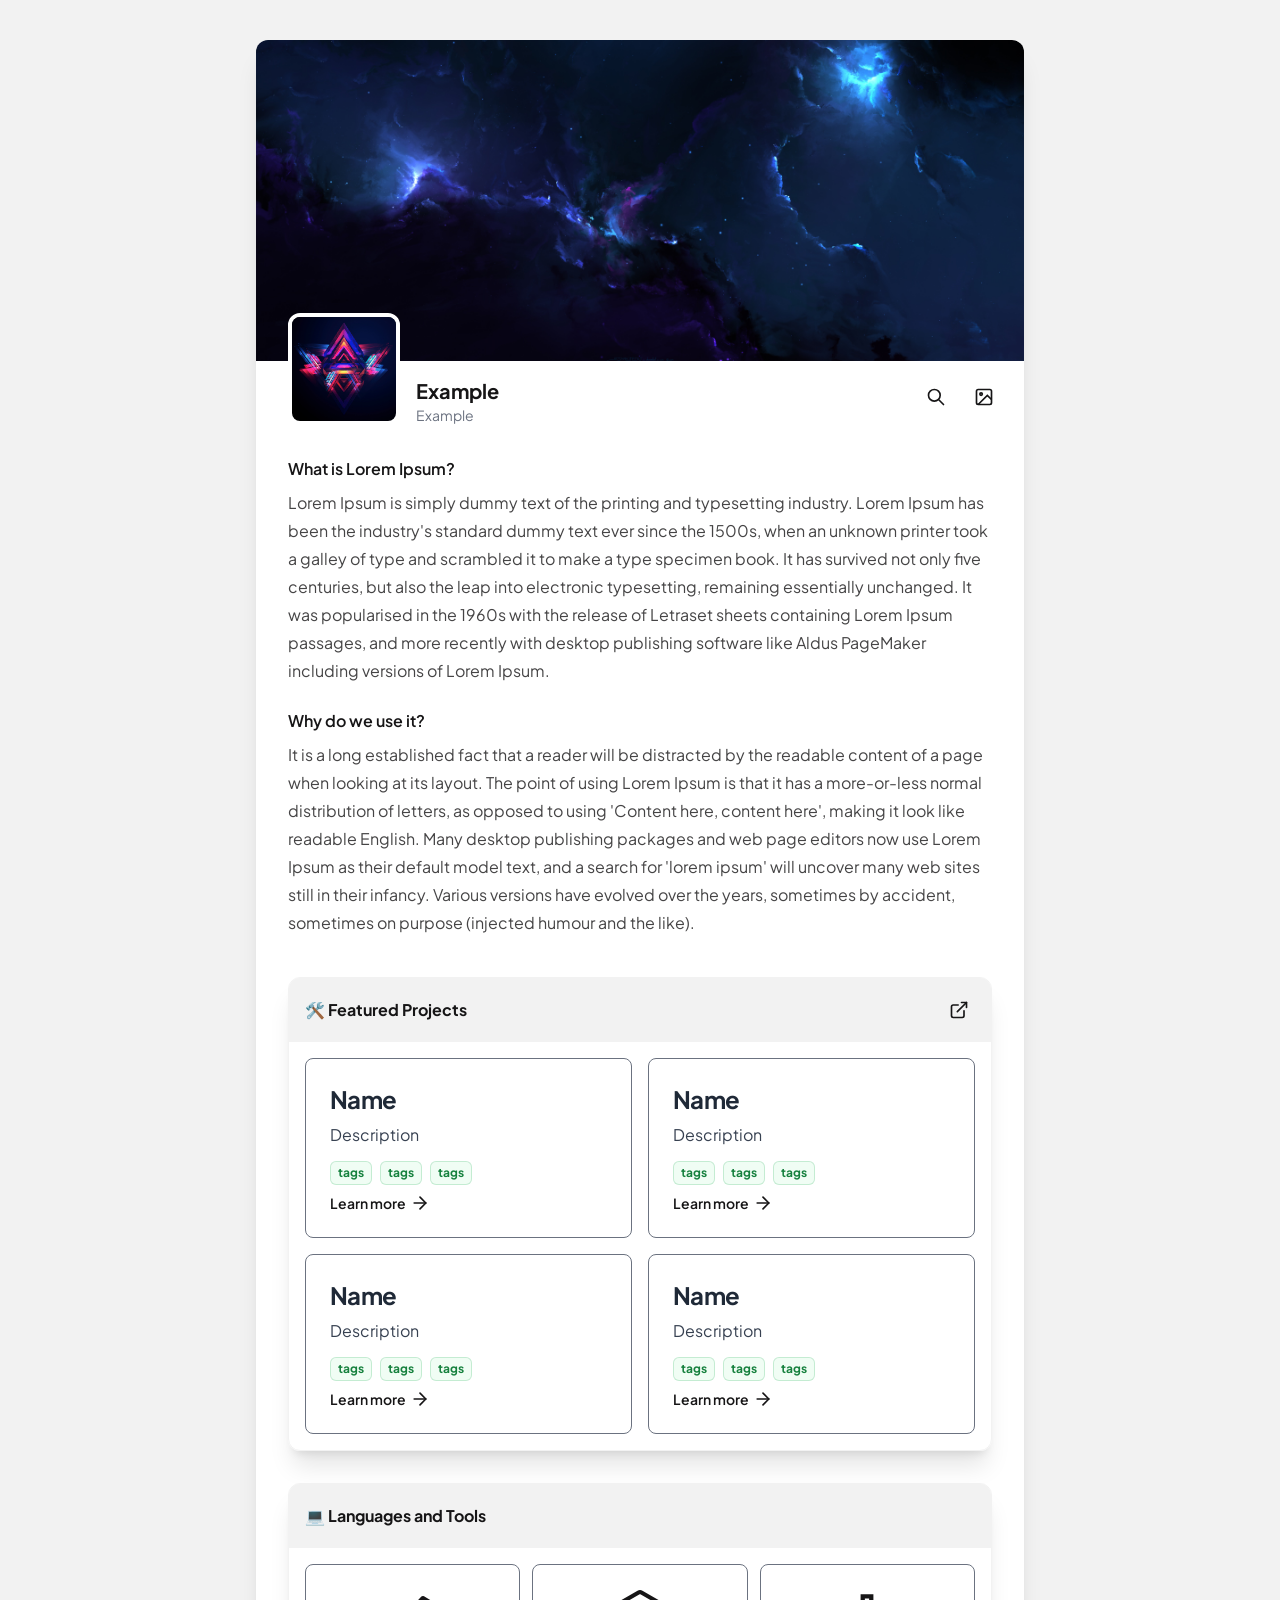
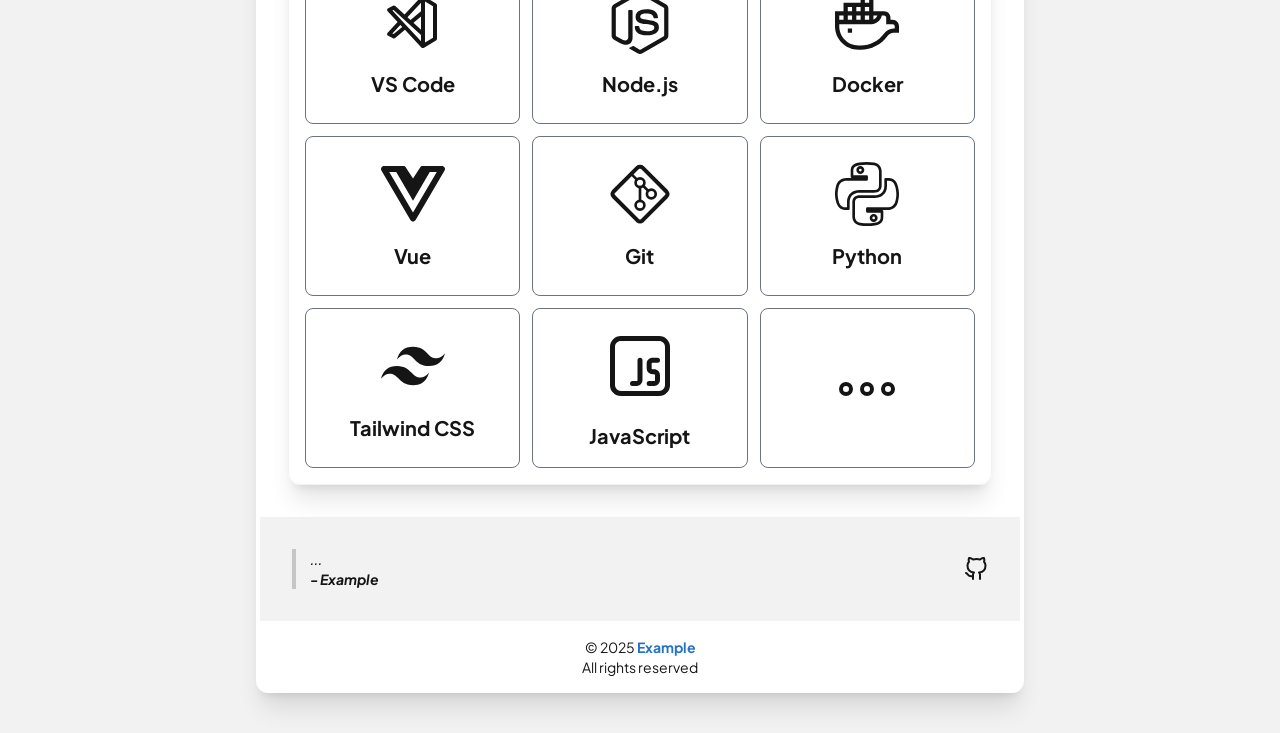
<file: index.html>
<!doctype html><html lang="ru"><head><meta charset="UTF-8"><title>Example</title><meta content="Example" name="author"><meta content="Examole" name="keyword"><meta content="same-origin" name="view-transition"><meta content="width=device-width,initial-scale=1" name="viewport"><meta content="#1f1f1f" name="theme-color" media="(prefers-color-scheme: dark)"><meta content="#ffffff" name="theme-color" media="(prefers-color-scheme: light)"><link href="/assets/css/main.css" rel="stylesheet"><link href="/assets/images/favicon.ico" rel="icon" type="image/x-icon"><meta content="Example" property="og:title"><meta content="lun4r0w1tch.github.io/assets/images/cover.jpg" property="og:image"><script src="/assets/js/lazysizes.min.js"></script><script type="application/ld+json">{"@context":"http://schema.org","@type":"WebSite","name":"Example","url":"lun4r0w1tch.github.io"}</script></head><body class="bg-base-200 font-jakarta"><div class="min-h-screen sm:hero"><div class="m-0 md:p-10 p-0 sm:container sm:mx-auto sm:p-4"><div class="the-card"><figure><img alt="cover" class="lazyload" data-src="/assets/images/cover.jpg" height="1200" src="[data-uri]" width="1920"></figure><div class="flex items-center justify-between pl-8 relative -mt-12 md:-mt-12 sm:-mt-14"><div class="avatar indicator md:pt-0 tn:pt-2"><div class="border rounded-xl border-4 border-base-100 sm:w-28 w-24"><img alt="avatar" class="lazyload" data-src="/assets/images/profile.jpg" height="2555" src="[data-uri]" width="3840"></div></div><div class="pr-4 pt-14 tn:hidden"><a href="#" class="btn btn-circle btn-ghost" aria-label="search" role="button"><svg class="h-5 w-5" fill="none" viewBox="0 0 24 24" xmlns="http://www.w3.org/2000/svg" stroke="currentColor"><path d="M21 21l-6-6m2-5a7 7 0 11-14 0 7 7 0 0114 0z" stroke-linecap="round" stroke-linejoin="round" stroke-width="2"></path></svg></a><div class="dropdown dropdown-end"><div class="btn btn-circle btn-ghost" aria-label="menu" role="button" tabindex="0"><svg class="h-5 w-5" fill="none" viewBox="0 0 24 24" xmlns="http://www.w3.org/2000/svg" stroke="currentColor"><line stroke-linecap="round" stroke-linejoin="round" stroke-width="2" x1="8" x2="21" y1="6" y2="6"></line><line stroke-linecap="round" stroke-linejoin="round" stroke-width="2" x1="8" x2="21" y1="12" y2="12"></line><line stroke-linecap="round" stroke-linejoin="round" stroke-width="2" x1="8" x2="21" y1="18" y2="18"></line><line stroke-linecap="round" stroke-linejoin="round" stroke-width="2" x1="3" x2="3.01" y1="6" y2="6"></line><line stroke-linecap="round" stroke-linejoin="round" stroke-width="2" x1="3" x2="3.01" y1="12" y2="12"></line><line stroke-linecap="round" stroke-linejoin="round" stroke-width="2" x1="3" x2="3.01" y1="18" y2="18"></line></svg></div><ul class="border border-base-200 shadow-xl bg-base-100 dropdown-content menu menu-md mt-3 p-2 rounded-box w-52 z-[1]" tabindex="0"><li><a href="#" aria-label="Instagram">Instagram</a></li></ul></div></div><div class="gap-0 hidden pr-4 pt-12 sm:hidden tn:flex"><a href="#" class="btn btn-circle btn-ghost" aria-label="search" role="button"><svg class="h-5 w-5" fill="none" viewBox="0 0 24 24" xmlns="http://www.w3.org/2000/svg" stroke="currentColor"><path d="M21 21l-6-6m2-5a7 7 0 11-14 0 7 7 0 0114 0z" stroke-linecap="round" stroke-linejoin="round" stroke-width="2"></path></svg> </a><a href="#" class="btn btn-circle btn-ghost" aria-label="Photos"><svg class="h-5 w-5" fill="none" viewBox="0 0 24 24" xmlns="http://www.w3.org/2000/svg" stroke="currentColor" stroke-width="2"><rect height="18" rx="2" ry="2" width="18" x="3" y="3"></rect><circle cx="8.5" cy="8.5" r="1.5"></circle><polyline points="21 15 16 10 5 21"></polyline></svg></a></div></div><div class="flex items-center justify-between pl-8 relative pt-4 sm:-mt-20 sm:ml-28 sm:pl-12 sm:pt-6"><div class="sm:pt-2"><div class="font-bold text-2xl sm:text-xl">Example</div><div class="text-sm text-gray-500">Example</div></div><div class="gap-0 hidden pr-4 sm:flex"><a href="#" class="btn btn-circle btn-ghost" aria-label="search" role="button"><svg class="h-5 w-5" fill="none" viewBox="0 0 24 24" xmlns="http://www.w3.org/2000/svg" stroke="currentColor"><path d="M21 21l-6-6m2-5a7 7 0 11-14 0 7 7 0 0114 0z" stroke-linecap="round" stroke-linejoin="round" stroke-width="2"></path></svg> </a><a href="#" class="btn btn-circle btn-ghost" aria-label="Photos"><svg class="h-5 w-5" fill="none" viewBox="0 0 24 24" xmlns="http://www.w3.org/2000/svg" stroke="currentColor" stroke-width="2"><rect height="18" rx="2" ry="2" width="18" x="3" y="3"></rect><circle cx="8.5" cy="8.5" r="1.5"></circle><polyline points="21 15 16 10 5 21"></polyline></svg></a></div></div><div class="flex-grow"><div class="card-body pt-4 tn:pt-8"><div class="w-full"><div class="max-w-none pb-8 prose"><h4>What is Lorem Ipsum?</h4><p>Lorem Ipsum is simply dummy text of the printing and typesetting industry. Lorem Ipsum has been the industry's standard dummy text ever since the 1500s, when an unknown printer took a galley of type and scrambled it to make a type specimen book. It has survived not only five centuries, but also the leap into electronic typesetting, remaining essentially unchanged. It was popularised in the 1960s with the release of Letraset sheets containing Lorem Ipsum passages, and more recently with desktop publishing software like Aldus PageMaker including versions of Lorem Ipsum.</p><h4>Why do we use it?</h4><p>It is a long established fact that a reader will be distracted by the readable content of a page when looking at its layout. The point of using Lorem Ipsum is that it has a more-or-less normal distribution of letters, as opposed to using 'Content here, content here', making it look like readable English. Many desktop publishing packages and web page editors now use Lorem Ipsum as their default model text, and a search for 'lorem ipsum' will uncover many web sites still in their infancy. Various versions have evolved over the years, sometimes by accident, sometimes on purpose (injected humour and the like).</p></div><div class="mb-8 mt-2"><div class="border border-base-200 shadow-xl card dark:bg-base-200 dark:border-none dark:shadow-none overflow-hidden rounded-xl"><div class="bg-base-200 dark:bg-base-300 navbar pl-4"><div class="navbar-start"><h2 class="font-bold text-md">🛠️ Featured Projects</h2></div><div class="navbar-end"><a href="#" class="btn btn-circle btn-ghost" aria-label="repositories" title="Repositories"><svg class="h-5 w-5" fill="none" viewBox="0 0 24 24" xmlns="http://www.w3.org/2000/svg" stroke="currentColor"><path d="M18 13v6a2 2 0 0 1-2 2H5a2 2 0 0 1-2-2V8a2 2 0 0 1 2-2h6" stroke-linecap="round" stroke-linejoin="round" stroke-width="2"></path><polyline points="15 3 21 3 21 9" stroke-linecap="round" stroke-linejoin="round" stroke-width="2"></polyline><line stroke-linecap="round" stroke-linejoin="round" stroke-width="2" x1="10" x2="21" y1="14" y2="3"></line></svg></a></div></div><div class="flex flex-col gap-4 gap-3 grid grid-cols-1 p-4 sm:grid-cols-2"><a href="#" class="repo-link group" target="_blank"><h5 class="font-bold text-2xl dark:text-gray-200 mb-2 text-gray-800 tracking-tight">Name</h5><p class="dark:text-gray-400 font-normal line-clamp-3 mb-3 text-gray-700">Description</p><ul class="flex flex-wrap gap-0 mt-auto"><li><span class="repo-badge">tags</span></li><li><span class="repo-badge">tags</span></li><li><span class="repo-badge">tags</span></li></ul><p class="items-center font-semibold gap-x-1 inline-flex mt-auto text-sm">Learn more <svg class="h-5 w-5 ease-in-out group-hover:translate-x-1 mr-1 transition" fill="none" viewBox="0 0 24 24" xmlns="http://www.w3.org/2000/svg" stroke="currentColor"><line stroke-linecap="round" stroke-linejoin="round" stroke-width="2" x1="5" x2="19" y1="12" y2="12"></line><polyline points="12 5 19 12 12 19" stroke-linecap="round" stroke-linejoin="round" stroke-width="2"></polyline></svg></p></a><a href="#" class="repo-link group" target="_blank"><h5 class="font-bold text-2xl dark:text-gray-200 mb-2 text-gray-800 tracking-tight">Name</h5><p class="dark:text-gray-400 font-normal line-clamp-3 mb-3 text-gray-700">Description</p><ul class="flex flex-wrap gap-0 mt-auto"><li><span class="repo-badge">tags</span></li><li><span class="repo-badge">tags</span></li><li><span class="repo-badge">tags</span></li></ul><p class="items-center font-semibold gap-x-1 inline-flex mt-auto text-sm">Learn more <svg class="h-5 w-5 ease-in-out group-hover:translate-x-1 mr-1 transition" fill="none" viewBox="0 0 24 24" xmlns="http://www.w3.org/2000/svg" stroke="currentColor"><line stroke-linecap="round" stroke-linejoin="round" stroke-width="2" x1="5" x2="19" y1="12" y2="12"></line><polyline points="12 5 19 12 12 19" stroke-linecap="round" stroke-linejoin="round" stroke-width="2"></polyline></svg></p></a><a href="#" class="repo-link group" target="_blank"><h5 class="font-bold text-2xl dark:text-gray-200 mb-2 text-gray-800 tracking-tight">Name</h5><p class="dark:text-gray-400 font-normal line-clamp-3 mb-3 text-gray-700">Description</p><ul class="flex flex-wrap gap-0 mt-auto"><li><span class="repo-badge">tags</span></li><li><span class="repo-badge">tags</span></li><li><span class="repo-badge">tags</span></li></ul><p class="items-center font-semibold gap-x-1 inline-flex mt-auto text-sm">Learn more <svg class="h-5 w-5 ease-in-out group-hover:translate-x-1 mr-1 transition" fill="none" viewBox="0 0 24 24" xmlns="http://www.w3.org/2000/svg" stroke="currentColor"><line stroke-linecap="round" stroke-linejoin="round" stroke-width="2" x1="5" x2="19" y1="12" y2="12"></line><polyline points="12 5 19 12 12 19" stroke-linecap="round" stroke-linejoin="round" stroke-width="2"></polyline></svg></p></a><a href="#" class="repo-link group" target="_blank"><h5 class="font-bold text-2xl dark:text-gray-200 mb-2 text-gray-800 tracking-tight">Name</h5><p class="dark:text-gray-400 font-normal line-clamp-3 mb-3 text-gray-700">Description</p><ul class="flex flex-wrap gap-0 mt-auto"><li><span class="repo-badge">tags</span></li><li><span class="repo-badge">tags</span></li><li><span class="repo-badge">tags</span></li></ul><p class="items-center font-semibold gap-x-1 inline-flex mt-auto text-sm">Learn more <svg class="h-5 w-5 ease-in-out group-hover:translate-x-1 mr-1 transition" fill="none" viewBox="0 0 24 24" xmlns="http://www.w3.org/2000/svg" stroke="currentColor"><line stroke-linecap="round" stroke-linejoin="round" stroke-width="2" x1="5" x2="19" y1="12" y2="12"></line><polyline points="12 5 19 12 12 19" stroke-linecap="round" stroke-linejoin="round" stroke-width="2"></polyline></svg></p></a></div></div></div><div class="border border-base-200 shadow-xl card dark:bg-base-200 dark:border-none dark:shadow-none overflow-hidden rounded-xl"><div class="bg-base-200 dark:bg-base-300 navbar pl-4"><div class="navbar-start"><h2 class="font-bold text-md">💻 Languages and Tools</h2></div></div><div class="flex flex-col gap-3 grid p-4 grid-cols-2 md:grid-cols-3"><div class="flex items-center justify-center flex-col gap-4 group h-40 tools-button w-full"><svg class="transition-all duration-200 ease-in h-16 w-16 group-hover:text-blue-400" fill="currentColor" viewBox="0 0 32 32" xmlns="http://www.w3.org/2000/svg"><path d="m27.515 6.743-6-3.6c-.027-.016-.057-.024-.086-.037-.397-.238-.91-.195-1.239.157l-8.419 9.021-4.64-4.254a1.003 1.003 0 0 0-1.123-.157L3.597 9.078a1.001 1.001 0 0 0-.284 1.576L8.302 16l-4.989 5.346a.999.999 0 0 0 .284 1.576l2.411 1.206a.997.997 0 0 0 1.088-.127l4.879-4.066 8.215 8.802a.998.998 0 0 0 .731.318.994.994 0 0 0 .52-.167c.024-.012.05-.017.073-.031l6-3.6A1 1 0 0 0 28 24.4V7.6a1 1 0 0 0-.485-.857zM6.317 22.046l-.629-.314 3.981-4.266.938 1.005-4.29 3.575zM20 25.602 5.688 10.268l.599-.299L20 22.54v3.062zm0-5.776-3.759-3.446L20 13.248v6.578zm0-9.182-5.247 4.372-1.507-1.382L20 6.398v4.246zm6 13.189-4 2.4V5.766l4 2.4v15.667z" stroke-linecap="round" stroke-linejoin="round" stroke-width="2"></path></svg><h3 class="font-bold text-center text-xl">VS Code</h3></div><div class="flex items-center justify-center flex-col gap-4 group h-40 tools-button w-full"><svg class="transition-all duration-200 ease-in h-16 w-16 group-hover:text-green-400" fill="currentColor" viewBox="0 0 24 24" xmlns="http://www.w3.org/2000/svg"><path d="M11.998,24c-0.321,0-0.641-0.084-0.922-0.247l-2.936-1.737c-0.438-0.245-0.224-0.332-0.08-0.383 c0.585-0.203,0.703-0.25,1.328-0.604c0.065-0.037,0.151-0.023,0.218,0.017l2.256,1.339c0.082,0.045,0.197,0.045,0.272,0l8.795-5.076 c0.082-0.047,0.134-0.141,0.134-0.238V6.921c0-0.099-0.053-0.192-0.137-0.242l-8.791-5.072c-0.081-0.047-0.189-0.047-0.271,0 L3.075,6.68C2.99,6.729,2.936,6.825,2.936,6.921v10.15c0,0.097,0.054,0.189,0.139,0.235l2.409,1.392 c1.307,0.654,2.108-0.116,2.108-0.89V7.787c0-0.142,0.114-0.253,0.256-0.253h1.115c0.139,0,0.255,0.112,0.255,0.253v10.021 c0,1.745-0.95,2.745-2.604,2.745c-0.508,0-0.909,0-2.026-0.551L2.28,18.675c-0.57-0.329-0.922-0.945-0.922-1.604V6.921 c0-0.659,0.353-1.275,0.922-1.603l8.795-5.082c0.557-0.315,1.296-0.315,1.848,0l8.794,5.082c0.57,0.329,0.924,0.944,0.924,1.603 v10.15c0,0.659-0.354,1.273-0.924,1.604l-8.794,5.078C12.643,23.916,12.324,24,11.998,24z M19.099,13.993 c0-1.9-1.284-2.406-3.987-2.763c-2.731-0.361-3.009-0.548-3.009-1.187c0-0.528,0.235-1.233,2.258-1.233 c1.807,0,2.473,0.389,2.747,1.607c0.024,0.115,0.129,0.199,0.247,0.199h1.141c0.071,0,0.138-0.031,0.186-0.081 c0.048-0.054,0.074-0.123,0.067-0.196c-0.177-2.098-1.571-3.076-4.388-3.076c-2.508,0-4.004,1.058-4.004,2.833 c0,1.925,1.488,2.457,3.895,2.695c2.88,0.282,3.103,0.703,3.103,1.269c0,0.983-0.789,1.402-2.642,1.402 c-2.327,0-2.839-0.584-3.011-1.742c-0.02-0.124-0.126-0.215-0.253-0.215h-1.137c-0.141,0-0.254,0.112-0.254,0.253 c0,1.482,0.806,3.248,4.655,3.248C17.501,17.007,19.099,15.91,19.099,13.993z" stroke-linecap="round" stroke-linejoin="round" stroke-width="2"></path></svg><h3 class="font-bold text-center text-xl">Node.js</h3></div><div class="flex items-center justify-center flex-col gap-4 group h-40 tools-button w-full"><svg class="transition-all duration-200 ease-in h-16 w-16 group-hover:text-blue-400" fill="currentColor" viewBox="0 0 15 15" xmlns="http://www.w3.org/2000/svg"><path d="M0.5 5.5V5H0V5.5H0.5ZM2.5 3.5V3H2V3.5H2.5ZM6.5 1.5V1H6V1.5H6.5ZM8.5 1.5H9V1H8.5V1.5ZM12.5 7.5H12V8H12.5V7.5ZM1 7.5V5.5H0V7.5H1ZM3 7.5V3.5H2V7.5H3ZM2.5 4H8.5V3H2.5V4ZM8 3.5V7.5H9V3.5H8ZM5 7.5V3.5H4V7.5H5ZM7 7.5V1.5H6V7.5H7ZM6.5 2H8.5V1H6.5V2ZM8 1.5V3.5H9V1.5H8ZM13.7361 10H15V9H13.7361V10ZM10 5V5.5H11V5H10ZM12 6.5V7.5H13V6.5H12ZM12.5 8H13.5V7H12.5V8ZM14 8.5V9.5H15V8.5H14ZM13.5 8C13.7761 8 14 8.22386 14 8.5H15C15 7.67157 14.3284 7 13.5 7V8ZM11.5 6C11.7761 6 12 6.22386 12 6.5H13C13 5.67157 12.3284 5 11.5 5V6ZM3 10H4V9H3V10ZM8.5 7H0.5V8H8.5V7ZM0 7.5V8.5H1V7.5H0ZM5.5 14H6.02786V13H5.5V14ZM6.02786 14C8.51265 14 10.8164 12.8096 12.2585 10.8496L11.4531 10.257C10.1974 11.9636 8.19126 13 6.02786 13V14ZM0 8.5C0 11.5376 2.46243 14 5.5 14V13C3.01472 13 1 10.9853 1 8.5H0ZM0.5 6H11.5V5H0.5V6ZM10 5.5C10 6.32843 9.32843 7 8.5 7V8C9.88071 8 11 6.88071 11 5.5H10ZM13.7361 9C12.7762 9 11.9673 9.55817 11.4531 10.257L12.2585 10.8496C12.6423 10.3281 13.1808 10 13.7361 10V9Z" stroke-linecap="round" stroke-linejoin="round" stroke-width="2"></path></svg><h3 class="font-bold text-center text-xl">Docker</h3></div><div class="flex items-center justify-center flex-col gap-4 group h-40 tools-button w-full"><svg class="transition-all duration-200 ease-in h-16 w-16 group-hover:text-green-400" fill="currentColor" viewBox="0 0 16 16" xmlns="http://www.w3.org/2000/svg"><path d="M11.7527 1.00003H10.4167C10.1615 1.00003 9.92378 1.1298 9.78578 1.34446L8 4.12235L6.21422 1.34446C6.07622 1.1298 5.83853 1.00003 5.58333 1.00003H0.75C0.481089 1.00003 0.232759 1.144 0.0991399 1.37737C-0.0344791 1.61073 -0.0329346 1.89777 0.103188 2.12968L7.35319 14.4815C7.48785 14.711 7.73397 14.8519 8 14.8519C8.26603 14.8519 8.51215 14.711 8.64681 14.4815L15.8968 2.12968C16.0329 1.89777 16.0345 1.61073 15.9009 1.37737C15.7672 1.144 15.5189 1.00003 15.25 1.00003H11.7668C11.7621 0.999989 11.7574 0.999989 11.7527 1.00003ZM3.80997 2.50003L8.00001 9.68295L12.19 2.50003H13.9401L8 12.6203L2.05987 2.50003H3.80997Z" stroke-linecap="round" stroke-linejoin="round" stroke-width="2"></path></svg><h3 class="font-bold text-center text-xl">Vue</h3></div><div class="flex items-center justify-center flex-col gap-4 group h-40 tools-button w-full"><svg class="transition-all duration-200 ease-in h-16 w-16 group-hover:text-orange-600" fill="none" viewBox="0 0 48 48" xmlns="http://www.w3.org/2000/svg" stroke="currentColor"><path d="M4.21,22.12a2.87,2.87,0,0,0,0,3.77L22.12,43.8a2.87,2.87,0,0,0,3.77,0l17.9-17.91a2.85,2.85,0,0,0,0-3.77L25.89,4.21A2.68,2.68,0,0,0,24,3.51h0a2.66,2.66,0,0,0-1.88.71Z" stroke-linecap="round" stroke-linejoin="round" stroke-width="3"></path><line stroke-linecap="round" stroke-linejoin="round" stroke-width="2" x1="26.33" x2="30.15" y1="17.85" y2="21.67"></line><line stroke-linecap="round" stroke-linejoin="round" stroke-width="2" x1="17.4" x2="21.67" y1="8.92" y2="13.19"></line><circle cx="24" cy="32.41" r="3.3" stroke-linecap="round" stroke-linejoin="round" stroke-width="2"></circle><circle cx="24" cy="15.52" r="3.3" stroke-linecap="round" stroke-linejoin="round" stroke-width="2"></circle><circle cx="32.48" cy="24" r="3.3" stroke-linecap="round" stroke-linejoin="round" stroke-width="2"></circle><line stroke-linecap="round" stroke-linejoin="round" stroke-width="2" x1="24" x2="24" y1="29.11" y2="18.82"></line></svg><h3 class="font-bold text-center text-xl">Git</h3></div><div class="flex items-center justify-center flex-col gap-4 group h-40 tools-button w-full"><svg class="transition-all duration-200 ease-in h-16 w-16 group-hover:text-yellow-400" fill="currentColor" viewBox="0 0 24 24" xmlns="http://www.w3.org/2000/svg"><path d="M5 18H3.8C2.096 18 .888 16.879.398 14.844c-.534-2.229-.534-3.586 0-5.81C.853 7.135 2.317 6 4.314 6h2.059a.5.5 0 0 1-.5-.5V3.579c0-1.766.516-2.88 3.155-3.346 1.742-.309 3.802-.312 5.65-.006C16.393.517 17.5 1.83 17.5 3.575v5.231c0 1.737-1.031 2.693-2.904 2.693H9.114c-1.667 0-3.614.918-3.614 3.504V17.5a.5.5 0 0 1-.5.5zM4.314 7c-1.525 0-2.598.826-2.943 2.268-.498 2.069-.498 3.268 0 5.343C1.633 15.7 2.268 17 3.8 17h.7v-1.996c0-3.111 2.317-4.504 4.614-4.504h5.482c1.334 0 1.904-.507 1.904-1.693V3.575c0-1.25-.761-2.155-1.987-2.361-1.74-.286-3.676-.287-5.312.005-2.099.37-2.328 1.035-2.328 2.36V5h4.989a.5.5 0 0 1 .5.5v1a.5.5 0 0 1-.5.5H4.314z" stroke-linecap="round" stroke-linejoin="round" stroke-width="2"></path><path d="M9.5 4.525c-.827 0-1.5-.677-1.5-1.51.008-.837.681-1.515 1.5-1.515.827 0 1.5.68 1.5 1.515 0 .833-.673 1.51-1.5 1.51zm0-2.025a.509.509 0 0 0-.5.52c0 .276.224.506.5.506s.5-.23.5-.511a.514.514 0 0 0-.5-.515zM12.168 24a17.48 17.48 0 0 1-2.846-.228C7.607 23.483 6.5 22.17 6.5 20.425v-5.231c0-1.737 1.031-2.693 2.904-2.693h5.482c1.667 0 3.614-.918 3.614-3.504V6.5A.5.5 0 0 1 19 6h1.2c1.704 0 2.912 1.121 3.402 3.156.534 2.229.534 3.586 0 5.81C23.147 16.865 21.683 18 19.686 18h-7.048 4.989a.5.5 0 0 1 .5.5v1.921c0 1.766-.516 2.88-3.155 3.346-.877.155-1.834.233-2.804.233zM9.404 13.5c-1.334 0-1.904.507-1.904 1.693v5.231c0 1.25.761 2.155 1.987 2.361 1.74.287 3.676.286 5.312-.005 2.099-.37 2.328-1.035 2.328-2.36V19h-4.989a.5.5 0 0 1-.5-.5v-1a.5.5 0 0 1 .5-.5h7.548c1.525 0 2.598-.826 2.943-2.268.498-2.069.498-3.268 0-5.343C22.367 8.3 21.732 7 20.2 7h-.7v1.996c0 3.111-2.317 4.504-4.614 4.504H9.404z" stroke-linecap="round" stroke-linejoin="round" stroke-width="2"></path><path d="M14.5 22.5c-.827 0-1.5-.68-1.5-1.515 0-.833.673-1.511 1.5-1.511s1.5.678 1.5 1.511c-.008.837-.681 1.515-1.5 1.515zm0-2.025c-.276 0-.5.229-.5.511 0 .279.229.515.5.515a.509.509 0 0 0 .5-.52.505.505 0 0 0-.5-.506z" stroke-linecap="round" stroke-linejoin="round" stroke-width="2"></path></svg><h3 class="font-bold text-center text-xl">Python</h3></div><div class="flex items-center justify-center flex-col gap-4 group h-40 tools-button w-full"><svg class="transition-all duration-200 ease-in h-16 w-16 group-hover:text-blue-400" fill="currentColor" viewBox="0 0 24 24" xmlns="http://www.w3.org/2000/svg"><path d="M12.001,4.8c-3.2,0-5.2,1.6-6,4.8c1.2-1.6,2.6-2.2,4.2-1.8c0.913,0.228,1.565,0.89,2.288,1.624 C13.666,10.618,15.027,12,18.001,12c3.2,0,5.2-1.6,6-4.8c-1.2,1.6-2.6,2.2-4.2,1.8c-0.913-0.228-1.565-0.89-2.288-1.624 C16.337,6.182,14.976,4.8,12.001,4.8z M6.001,12c-3.2,0-5.2,1.6-6,4.8c1.2-1.6,2.6-2.2,4.2-1.8c0.913,0.228,1.565,0.89,2.288,1.624 c1.177,1.194,2.538,2.576,5.512,2.576c3.2,0,5.2-1.6,6-4.8c-1.2,1.6-2.6,2.2-4.2,1.8c-0.913-0.228-1.565-0.89-2.288-1.624 C10.337,13.382,8.976,12,6.001,12z" stroke-linecap="round" stroke-linejoin="round" stroke-width="2"></path></svg><h3 class="font-bold text-center text-xl">Tailwind CSS</h3></div><div class="flex items-center justify-center flex-col gap-4 group h-40 tools-button w-full"><svg class="transition-all duration-200 ease-in group-hover:text-yellow-400 h-20 w-20" fill="currentColor" viewBox="0 0 24 24" xmlns="http://www.w3.org/2000/svg"><path d="M14 11.25c0-.966.784-1.75 1.75-1.75h1.5a.75.75 0 0 1 0 1.5h-1.5a.25.25 0 0 0-.25.25v1.5c0 .138.112.25.25.25h.5c.966 0 1.75.784 1.75 1.75v1.5A1.75 1.75 0 0 1 16.25 18h-1.5a.75.75 0 0 1 0-1.5h1.5a.25.25 0 0 0 .25-.25v-1.5a.25.25 0 0 0-.25-.25h-.5A1.75 1.75 0 0 1 14 12.75zm-1.25-1a.75.75 0 0 0-1.5 0v6a.25.25 0 0 1-.25.25H9.75a.75.75 0 0 0 0 1.5H11a1.75 1.75 0 0 0 1.75-1.75zM3 6.25v11.5A3.25 3.25 0 0 0 6.25 21h11.5A3.25 3.25 0 0 0 21 17.75V6.25A3.25 3.25 0 0 0 17.75 3H6.25A3.25 3.25 0 0 0 3 6.25M6.25 4.5h11.5c.966 0 1.75.784 1.75 1.75v11.5a1.75 1.75 0 0 1-1.75 1.75H6.25a1.75 1.75 0 0 1-1.75-1.75V6.25c0-.966.784-1.75 1.75-1.75" stroke-linecap="round" stroke-linejoin="round" stroke-width="2"></path></svg><h3 class="font-bold text-center text-xl">JavaScript</h3></div><div class="flex items-center justify-center flex-col gap-4 group h-40 tools-button w-full"><svg class="transition-all duration-200 ease-in h-16 w-16 group-hover:text-orange-600" fill="currentColor" viewBox="0 0 1024 1024" xmlns="http://www.w3.org/2000/svg"><path d="M176 416a112 112 0 1 0 0 224a112 112 0 0 0 0-224m0 64a48 48 0 1 1 0 96a48 48 0 0 1 0-96m336-64a112 112 0 1 1 0 224a112 112 0 0 1 0-224m0 64a48 48 0 1 0 0 96a48 48 0 0 0 0-96m336-64a112 112 0 1 1 0 224a112 112 0 0 1 0-224m0 64a48 48 0 1 0 0 96a48 48 0 0 0 0-96" stroke-linecap="round" stroke-linejoin="round" stroke-width="2"></path></svg></div></div></div></div></div></div><footer class="bg-base-200 border-base-100 border-x-4 footer p-8 text-base-content"><aside class="items-center grid-flow-col prose"><blockquote class="text-sm"><i>...</i><br><b>- Example</b></blockquote></aside><nav class="grid-flow-col gap-4 md:justify-self-end md:place-self-center"><a href="#" class="text-base-content hover:text-primary" aria-label="Github"><svg class="feather feather-github" fill="none" viewBox="0 0 24 24" xmlns="http://www.w3.org/2000/svg" stroke="currentColor" stroke-width="2" height="24" stroke-linecap="round" stroke-linejoin="round" width="24"><path d="M9 19c-5 1.5-5-2.5-7-3m14 6v-3.87a3.37 3.37 0 0 0-.94-2.61c3.14-.35 6.44-1.54 6.44-7A5.44 5.44 0 0 0 20 4.77 5.07 5.07 0 0 0 19.91 1S18.73.65 16 2.48a13.38 13.38 0 0 0-7 0C6.27.65 5.09 1 5.09 1A5.07 5.07 0 0 0 5 4.77a5.44 5.44 0 0 0-1.5 3.78c0 5.42 3.3 6.61 6.44 7A3.37 3.37 0 0 0 9 18.13V22"></path></svg></a></nav></footer><div class="text-center py-4"><p class="text-sm">© 2025 <a href="/" class="font-bold hover:underline text-primary">Example</a><br>All rights reserved</p><button class="flex items-center justify-center bg-primary bottom-7 duration-300 ease-in-out fixed h-10 hover:bg-primary opacity-0 right-6 rounded-md shadow-lg text-white transition-all translate-y-10 w-10 z-[999]" id="back-to-top-btn"><svg class="h-5 w-5" fill="none" viewBox="0 0 24 24" xmlns="http://www.w3.org/2000/svg" stroke="currentColor"><line stroke-linecap="round" stroke-linejoin="round" stroke-width="2" x1="12" x2="12" y1="19" y2="5"></line><polyline points="5 12 12 5 19 12" stroke-linecap="round" stroke-linejoin="round" stroke-width="2"></polyline></svg></button><script src="/assets/js/app.js" type="text/javascript"></script></div></div></div></div></body></html>
</file>
<file: assets/css/main.css>
@import url("https://fonts.googleapis.com/css2?family=Plus+Jakarta+Sans:ital,wght@0,200..800;1,200..800&display=swap");*,:after,:before{--tw-border-spacing-x:0;--tw-border-spacing-y:0;--tw-translate-x:0;--tw-translate-y:0;--tw-rotate:0;--tw-skew-x:0;--tw-skew-y:0;--tw-scale-x:1;--tw-scale-y:1;--tw-pan-x: ;--tw-pan-y: ;--tw-pinch-zoom: ;--tw-scroll-snap-strictness:proximity;--tw-gradient-from-position: ;--tw-gradient-via-position: ;--tw-gradient-to-position: ;--tw-ordinal: ;--tw-slashed-zero: ;--tw-numeric-figure: ;--tw-numeric-spacing: ;--tw-numeric-fraction: ;--tw-ring-inset: ;--tw-ring-offset-width:0px;--tw-ring-offset-color:#fff;--tw-ring-color:rgba(59,130,246,.5);--tw-ring-offset-shadow:0 0 #0000;--tw-ring-shadow:0 0 #0000;--tw-shadow:0 0 #0000;--tw-shadow-colored:0 0 #0000;--tw-blur: ;--tw-brightness: ;--tw-contrast: ;--tw-grayscale: ;--tw-hue-rotate: ;--tw-invert: ;--tw-saturate: ;--tw-sepia: ;--tw-drop-shadow: ;--tw-backdrop-blur: ;--tw-backdrop-brightness: ;--tw-backdrop-contrast: ;--tw-backdrop-grayscale: ;--tw-backdrop-hue-rotate: ;--tw-backdrop-invert: ;--tw-backdrop-opacity: ;--tw-backdrop-saturate: ;--tw-backdrop-sepia: ;--tw-contain-size: ;--tw-contain-layout: ;--tw-contain-paint: ;--tw-contain-style: }::backdrop{--tw-border-spacing-x:0;--tw-border-spacing-y:0;--tw-translate-x:0;--tw-translate-y:0;--tw-rotate:0;--tw-skew-x:0;--tw-skew-y:0;--tw-scale-x:1;--tw-scale-y:1;--tw-pan-x: ;--tw-pan-y: ;--tw-pinch-zoom: ;--tw-scroll-snap-strictness:proximity;--tw-gradient-from-position: ;--tw-gradient-via-position: ;--tw-gradient-to-position: ;--tw-ordinal: ;--tw-slashed-zero: ;--tw-numeric-figure: ;--tw-numeric-spacing: ;--tw-numeric-fraction: ;--tw-ring-inset: ;--tw-ring-offset-width:0px;--tw-ring-offset-color:#fff;--tw-ring-color:rgba(59,130,246,.5);--tw-ring-offset-shadow:0 0 #0000;--tw-ring-shadow:0 0 #0000;--tw-shadow:0 0 #0000;--tw-shadow-colored:0 0 #0000;--tw-blur: ;--tw-brightness: ;--tw-contrast: ;--tw-grayscale: ;--tw-hue-rotate: ;--tw-invert: ;--tw-saturate: ;--tw-sepia: ;--tw-drop-shadow: ;--tw-backdrop-blur: ;--tw-backdrop-brightness: ;--tw-backdrop-contrast: ;--tw-backdrop-grayscale: ;--tw-backdrop-hue-rotate: ;--tw-backdrop-invert: ;--tw-backdrop-opacity: ;--tw-backdrop-saturate: ;--tw-backdrop-sepia: ;--tw-contain-size: ;--tw-contain-layout: ;--tw-contain-paint: ;--tw-contain-style: }
/*! tailwindcss v3.4.17 | MIT License | https://tailwindcss.com*/*,:after,:before{box-sizing:border-box;border:0 solid #e5e7eb}:after,:before{--tw-content:""}:host,html{line-height:1.5;-webkit-text-size-adjust:100%;-moz-tab-size:4;-o-tab-size:4;tab-size:4;font-family:ui-sans-serif,system-ui,sans-serif,Apple Color Emoji,Segoe UI Emoji,Segoe UI Symbol,Noto Color Emoji;font-feature-settings:normal;font-variation-settings:normal;-webkit-tap-highlight-color:transparent}body{margin:0;line-height:inherit}hr{height:0;color:inherit;border-top-width:1px}abbr:where([title]){-webkit-text-decoration:underline dotted;text-decoration:underline dotted}h1,h2,h3,h4,h5,h6{font-size:inherit;font-weight:inherit}a{color:inherit;text-decoration:inherit}b,strong{font-weight:bolder}code,kbd,pre,samp{font-family:ui-monospace,SFMono-Regular,Menlo,Monaco,Consolas,Liberation Mono,Courier New,monospace;font-feature-settings:normal;font-variation-settings:normal;font-size:1em}small{font-size:80%}sub,sup{font-size:75%;line-height:0;position:relative;vertical-align:baseline}sub{bottom:-.25em}sup{top:-.5em}table{text-indent:0;border-color:inherit;border-collapse:collapse}button,input,optgroup,select,textarea{font-family:inherit;font-feature-settings:inherit;font-variation-settings:inherit;font-size:100%;font-weight:inherit;line-height:inherit;letter-spacing:inherit;color:inherit;margin:0;padding:0}button,select{text-transform:none}button,input:where([type=button]),input:where([type=reset]),input:where([type=submit]){-webkit-appearance:button;background-color:transparent;background-image:none}:-moz-focusring{outline:auto}:-moz-ui-invalid{box-shadow:none}progress{vertical-align:baseline}::-webkit-inner-spin-button,::-webkit-outer-spin-button{height:auto}[type=search]{-webkit-appearance:textfield;outline-offset:-2px}::-webkit-search-decoration{-webkit-appearance:none}::-webkit-file-upload-button{-webkit-appearance:button;font:inherit}summary{display:list-item}blockquote,dd,dl,figure,h1,h2,h3,h4,h5,h6,hr,p,pre{margin:0}fieldset{margin:0}fieldset,legend{padding:0}menu,ol,ul{list-style:none;margin:0;padding:0}dialog{padding:0}textarea{resize:vertical}input::-moz-placeholder,textarea::-moz-placeholder{opacity:1;color:#9ca3af}input::placeholder,textarea::placeholder{opacity:1;color:#9ca3af}[role=button],button{cursor:pointer}:disabled{cursor:default}audio,canvas,embed,iframe,img,object,svg,video{display:block;vertical-align:middle}img,video{max-width:100%;height:auto}[hidden]:where(:not([hidden=until-found])){display:none}:root,[data-theme]{background-color:var(--fallback-b1,oklch(var(--b1)/1));color:var(--fallback-bc,oklch(var(--bc)/1))}@supports not (color:oklch(0% 0 0)){:root{color-scheme:light;--fallback-p:#491eff;--fallback-pc:#d4dbff;--fallback-s:#ff41c7;--fallback-sc:#fff9fc;--fallback-a:#00cfbd;--fallback-ac:#00100d;--fallback-n:#2b3440;--fallback-nc:#d7dde4;--fallback-b1:#fff;--fallback-b2:#e5e6e6;--fallback-b3:#e5e6e6;--fallback-bc:#1f2937;--fallback-in:#00b3f0;--fallback-inc:#000;--fallback-su:#00ca92;--fallback-suc:#000;--fallback-wa:#ffc22d;--fallback-wac:#000;--fallback-er:#ff6f70;--fallback-erc:#000}@media (prefers-color-scheme:dark){:root{color-scheme:dark;--fallback-p:#7582ff;--fallback-pc:#050617;--fallback-s:#ff71cf;--fallback-sc:#190211;--fallback-a:#00c7b5;--fallback-ac:#000e0c;--fallback-n:#2a323c;--fallback-nc:#a6adbb;--fallback-b1:#1d232a;--fallback-b2:#191e24;--fallback-b3:#15191e;--fallback-bc:#a6adbb;--fallback-in:#00b3f0;--fallback-inc:#000;--fallback-su:#00ca92;--fallback-suc:#000;--fallback-wa:#ffc22d;--fallback-wac:#000;--fallback-er:#ff6f70;--fallback-erc:#000}}}html{-webkit-tap-highlight-color:transparent}*{scrollbar-color:color-mix(in oklch,currentColor 35%,transparent) transparent}:hover{scrollbar-color:color-mix(in oklch,currentColor 60%,transparent) transparent}:root{--a:64.9062% 0.201766 24.738771;--rounded-box:1rem;--rounded-btn:0.5rem;--rounded-badge:1.9rem;--animation-btn:0.25s;--animation-input:.2s;--btn-focus-scale:0.95;--border-btn:1px;--tab-border:1px;--tab-radius:0.5rem;--ac:100% 0 0;--b1:100% 0 0;--b2:96.1151% 0 0;--b3:92.1906% 0 0;--bc:19.7309% 0.002518 325.67195;--er:55.9199% 0.192749 26.075047;--erc:100% 0 0;--in:59.6511% 0.118796 250.153055;--inc:11.5266% 0.046722 259.882435;--n:100% 0 0;--nc:23.5031% 0 0;--p:55.1169% 0.152678 254.168775;--pc:100% 0 0;--s:64.1029% 0.15957 253.504921;--sc:100% 0 0;--su:70.1764% 0.160013 158.768682;--suc:17.7793% 0.03599 168.028333;--wa:80.2423% 0.154868 74.900512;--wac:14.0853% 0.028961 83.023115}@media (prefers-color-scheme:dark){:root{--a:64.9062% 0.201766 24.738771;--rounded-box:1rem;--rounded-btn:0.5rem;--rounded-badge:1.9rem;--animation-btn:0.25s;--animation-input:.2s;--btn-focus-scale:0.95;--border-btn:1px;--tab-border:1px;--tab-radius:0.5rem;--ac:0% 0 0;--b1:23.9292% 0 0;--b2:21.7787% 0 0;--b3:19.1251% 0 0;--bc:85.7605% 0 0;--er:55.9199% 0.192749 26.075047;--erc:0% 0 0;--in:59.6511% 0.118796 250.153055;--inc:100% 0 0;--n:21.7787% 0 0;--nc:84.436% 0.004108 106.48713;--p:55.1169% 0.152678 254.168775;--pc:14.1301% 0.030152 235.422815;--s:64.1029% 0.15957 253.504921;--sc:13.9491% 0.034414 244.020768;--su:70.1764% 0.160013 158.768682;--suc:14.3631% 0.042874 142.935241;--wa:80.2423% 0.154868 74.900512;--wac:0% 0 0}}[data-theme=light]{--a:64.9062% 0.201766 24.738771;--rounded-box:1rem;--rounded-btn:0.5rem;--rounded-badge:1.9rem;--animation-btn:0.25s;--animation-input:.2s;--btn-focus-scale:0.95;--border-btn:1px;--tab-border:1px;--tab-radius:0.5rem;--ac:100% 0 0;--b1:100% 0 0;--b2:96.1151% 0 0;--b3:92.1906% 0 0;--bc:19.7309% 0.002518 325.67195;--er:55.9199% 0.192749 26.075047;--erc:100% 0 0;--in:59.6511% 0.118796 250.153055;--inc:11.5266% 0.046722 259.882435;--n:100% 0 0;--nc:23.5031% 0 0;--p:55.1169% 0.152678 254.168775;--pc:100% 0 0;--s:64.1029% 0.15957 253.504921;--sc:100% 0 0;--su:70.1764% 0.160013 158.768682;--suc:17.7793% 0.03599 168.028333;--wa:80.2423% 0.154868 74.900512;--wac:14.0853% 0.028961 83.023115}[data-theme=dark]{--a:64.9062% 0.201766 24.738771;--rounded-box:1rem;--rounded-btn:0.5rem;--rounded-badge:1.9rem;--animation-btn:0.25s;--animation-input:.2s;--btn-focus-scale:0.95;--border-btn:1px;--tab-border:1px;--tab-radius:0.5rem;--ac:0% 0 0;--b1:23.9292% 0 0;--b2:21.7787% 0 0;--b3:19.1251% 0 0;--bc:85.7605% 0 0;--er:55.9199% 0.192749 26.075047;--erc:0% 0 0;--in:59.6511% 0.118796 250.153055;--inc:100% 0 0;--n:21.7787% 0 0;--nc:84.436% 0.004108 106.48713;--p:55.1169% 0.152678 254.168775;--pc:14.1301% 0.030152 235.422815;--s:64.1029% 0.15957 253.504921;--sc:13.9491% 0.034414 244.020768;--su:70.1764% 0.160013 158.768682;--suc:14.3631% 0.042874 142.935241;--wa:80.2423% 0.154868 74.900512;--wac:0% 0 0}.avatar{position:relative;display:inline-flex}.avatar>div{display:block;aspect-ratio:1/1;overflow:hidden}.avatar img{height:100%;width:100%;-o-object-fit:cover;object-fit:cover}.avatar.placeholder>div{display:flex;align-items:center;justify-content:center}@media (hover:hover){.menu li>:not(ul,.menu-title,details,.btn).active,.menu li>:not(ul,.menu-title,details,.btn):active,.menu li>details>summary:active{--tw-bg-opacity:1;background-color:var(--fallback-n,oklch(var(--n)/var(--tw-bg-opacity)));--tw-text-opacity:1;color:var(--fallback-nc,oklch(var(--nc)/var(--tw-text-opacity)))}}.btn{display:inline-flex;height:3rem;min-height:3rem;flex-shrink:0;cursor:pointer;-webkit-user-select:none;-moz-user-select:none;user-select:none;flex-wrap:wrap;align-items:center;justify-content:center;border-radius:var(--rounded-btn,.5rem);border-color:transparent;border-color:oklch(var(--btn-color,var(--b2))/var(--tw-border-opacity));padding-left:1rem;padding-right:1rem;text-align:center;font-size:.875rem;line-height:1em;gap:.5rem;font-weight:600;text-decoration-line:none;transition-duration:.2s;transition-timing-function:cubic-bezier(0,0,.2,1);border-width:var(--border-btn,1px);transition-property:color,background-color,border-color,opacity,box-shadow,transform;--tw-text-opacity:1;color:var(--fallback-bc,oklch(var(--bc)/var(--tw-text-opacity)));--tw-shadow:0 1px 2px 0 rgba(0,0,0,.05);--tw-shadow-colored:0 1px 2px 0 var(--tw-shadow-color);box-shadow:var(--tw-ring-offset-shadow,0 0 #0000),var(--tw-ring-shadow,0 0 #0000),var(--tw-shadow);outline-color:var(--fallback-bc,oklch(var(--bc)/1));background-color:oklch(var(--btn-color,var(--b2))/var(--tw-bg-opacity));--tw-bg-opacity:1;--tw-border-opacity:1}.btn-disabled,.btn:disabled,.btn[disabled]{pointer-events:none}.btn-circle{height:3rem;width:3rem;border-radius:9999px;padding:0}:where(.btn:is(input[type=checkbox])),:where(.btn:is(input[type=radio])){width:auto;-webkit-appearance:none;-moz-appearance:none;appearance:none}.btn:is(input[type=checkbox]):after,.btn:is(input[type=radio]):after{--tw-content:attr(aria-label);content:var(--tw-content)}.card{position:relative;display:flex;flex-direction:column;border-radius:var(--rounded-box,1rem)}.card:focus{outline:2px solid transparent;outline-offset:2px}.card-body{display:flex;flex:1 1 auto;flex-direction:column;padding:var(--padding-card,2rem);gap:.5rem}.card-body :where(p){flex-grow:1}.card figure{display:flex;align-items:center;justify-content:center}.card.image-full{display:grid}.card.image-full:before{position:relative;content:"";z-index:10;border-radius:var(--rounded-box,1rem);--tw-bg-opacity:1;background-color:var(--fallback-n,oklch(var(--n)/var(--tw-bg-opacity)));opacity:.75}.card.image-full:before,.card.image-full>*{grid-column-start:1;grid-row-start:1}.card.image-full>figure img{height:100%;-o-object-fit:cover;object-fit:cover}.card.image-full>.card-body{position:relative;z-index:20;--tw-text-opacity:1;color:var(--fallback-nc,oklch(var(--nc)/var(--tw-text-opacity)))}.dropdown{position:relative;display:inline-block}.dropdown>:not(summary):focus{outline:2px solid transparent;outline-offset:2px}.dropdown .dropdown-content{position:absolute}.dropdown:is(:not(details)) .dropdown-content{visibility:hidden;opacity:0;transform-origin:top;--tw-scale-x:.95;--tw-scale-y:.95;transform:translate(var(--tw-translate-x),var(--tw-translate-y)) rotate(var(--tw-rotate)) skewX(var(--tw-skew-x)) skewY(var(--tw-skew-y)) scaleX(var(--tw-scale-x)) scaleY(var(--tw-scale-y));transition-property:color,background-color,border-color,text-decoration-color,fill,stroke,opacity,box-shadow,transform,filter,-webkit-backdrop-filter;transition-property:color,background-color,border-color,text-decoration-color,fill,stroke,opacity,box-shadow,transform,filter,backdrop-filter;transition-property:color,background-color,border-color,text-decoration-color,fill,stroke,opacity,box-shadow,transform,filter,backdrop-filter,-webkit-backdrop-filter;transition-timing-function:cubic-bezier(.4,0,.2,1);transition-timing-function:cubic-bezier(0,0,.2,1);transition-duration:.2s}.dropdown-end .dropdown-content{inset-inline-end:0}.dropdown-left .dropdown-content{bottom:auto;inset-inline-end:100%;top:0;transform-origin:right}.dropdown-right .dropdown-content{bottom:auto;inset-inline-start:100%;top:0;transform-origin:left}.dropdown-bottom .dropdown-content{bottom:auto;top:100%;transform-origin:top}.dropdown-top .dropdown-content{bottom:100%;top:auto;transform-origin:bottom}.dropdown-end.dropdown-left .dropdown-content,.dropdown-end.dropdown-right .dropdown-content{bottom:0;top:auto}.dropdown.dropdown-open .dropdown-content,.dropdown:focus-within .dropdown-content,.dropdown:not(.dropdown-hover):focus .dropdown-content{visibility:visible;opacity:1}@media (hover:hover){.dropdown.dropdown-hover:hover .dropdown-content{visibility:visible;opacity:1}.btn:hover{--tw-border-opacity:1;border-color:var(--fallback-b3,oklch(var(--b3)/var(--tw-border-opacity)));--tw-bg-opacity:1;background-color:var(--fallback-b3,oklch(var(--b3)/var(--tw-bg-opacity)))}@supports (color:color-mix(in oklab,black,black)){.btn:hover{background-color:color-mix(in oklab,oklch(var(--btn-color,var(--b2))/var(--tw-bg-opacity,1)) 90%,#000);border-color:color-mix(in oklab,oklch(var(--btn-color,var(--b2))/var(--tw-border-opacity,1)) 90%,#000)}}@supports not (color:oklch(0% 0 0)){.btn:hover{background-color:var(--btn-color,var(--fallback-b2));border-color:var(--btn-color,var(--fallback-b2))}}.btn.glass:hover{--glass-opacity:25%;--glass-border-opacity:15%}.btn-ghost:hover{border-color:transparent}@supports (color:oklch(0% 0 0)){.btn-ghost:hover{background-color:var(--fallback-bc,oklch(var(--bc)/.2))}}.btn-disabled:hover,.btn:disabled:hover,.btn[disabled]:hover{--tw-border-opacity:0;background-color:var(--fallback-n,oklch(var(--n)/var(--tw-bg-opacity)));--tw-bg-opacity:0.2;color:var(--fallback-bc,oklch(var(--bc)/var(--tw-text-opacity)));--tw-text-opacity:0.2}@supports (color:color-mix(in oklab,black,black)){.btn:is(input[type=checkbox]:checked):hover,.btn:is(input[type=radio]:checked):hover{background-color:color-mix(in oklab,var(--fallback-p,oklch(var(--p)/1)) 90%,#000);border-color:color-mix(in oklab,var(--fallback-p,oklch(var(--p)/1)) 90%,#000)}}.dropdown.dropdown-hover:hover .dropdown-content{--tw-scale-x:1;--tw-scale-y:1;transform:translate(var(--tw-translate-x),var(--tw-translate-y)) rotate(var(--tw-rotate)) skewX(var(--tw-skew-x)) skewY(var(--tw-skew-y)) scaleX(var(--tw-scale-x)) scaleY(var(--tw-scale-y))}:where(.menu li:not(.menu-title,.disabled)>:not(ul,details,.menu-title)):not(.active,.btn):hover,:where(.menu li:not(.menu-title,.disabled)>details>summary:not(.menu-title)):not(.active,.btn):hover{cursor:pointer;outline:2px solid transparent;outline-offset:2px}@supports (color:oklch(0% 0 0)){:where(.menu li:not(.menu-title,.disabled)>:not(ul,details,.menu-title)):not(.active,.btn):hover,:where(.menu li:not(.menu-title,.disabled)>details>summary:not(.menu-title)):not(.active,.btn):hover{background-color:var(--fallback-bc,oklch(var(--bc)/.1))}}}.dropdown:is(details) summary::-webkit-details-marker{display:none}.footer{width:100%;grid-auto-flow:row;-moz-column-gap:1rem;column-gap:1rem;row-gap:2.5rem;font-size:.875rem;line-height:1.25rem}.footer,.footer>*{display:grid;place-items:start}.footer>*{gap:.5rem}@media (min-width:48rem){.footer{grid-auto-flow:column}.footer-center{grid-auto-flow:row dense}}.indicator{position:relative;display:inline-flex;width:-moz-max-content;width:max-content}.indicator :where(.indicator-item){z-index:1;position:absolute;white-space:nowrap}.join .dropdown .join-item:first-child:not(:last-child),.join :first-child:not(:last-child) .dropdown .join-item{border-start-end-radius:inherit;border-end-end-radius:inherit}.link{cursor:pointer;text-decoration-line:underline}.menu{display:flex;flex-direction:column;flex-wrap:wrap;font-size:.875rem;line-height:1.25rem;padding:.5rem}.menu :where(li ul){position:relative;white-space:nowrap;margin-inline-start:1rem;padding-inline-start:.5rem}.menu :where(li:not(.menu-title)>:not(ul,details,.menu-title,.btn)),.menu :where(li:not(.menu-title)>details>summary:not(.menu-title)){display:grid;grid-auto-flow:column;align-content:flex-start;align-items:center;gap:.5rem;grid-auto-columns:minmax(auto,max-content) auto max-content;-webkit-user-select:none;-moz-user-select:none;user-select:none}.menu li.disabled{cursor:not-allowed;-webkit-user-select:none;-moz-user-select:none;user-select:none;color:var(--fallback-bc,oklch(var(--bc)/.3))}.menu :where(li>.menu-dropdown:not(.menu-dropdown-show)){display:none}:where(.menu li){position:relative;display:flex;flex-shrink:0;flex-direction:column;flex-wrap:wrap;align-items:stretch}:where(.menu li) .badge{justify-self:end}.navbar{display:flex;align-items:center;padding:var(--navbar-padding,.5rem);min-height:4rem;width:100%}:where(.navbar>:not(script,style)){display:inline-flex;align-items:center}.navbar-start{width:50%;justify-content:flex-start}.navbar-end{width:50%;justify-content:flex-end}.avatar-group :where(.avatar){overflow:hidden;border-radius:9999px;border-width:4px;--tw-border-opacity:1;border-color:var(--fallback-b1,oklch(var(--b1)/var(--tw-border-opacity)))}@media (prefers-reduced-motion:no-preference){.btn{animation:button-pop var(--animation-btn,.25s) ease-out}}.btn:active:focus,.btn:active:hover{animation:button-pop 0s ease-out;transform:scale(var(--btn-focus-scale,.97))}@supports not (color:oklch(0% 0 0)){.btn{background-color:var(--btn-color,var(--fallback-b2));border-color:var(--btn-color,var(--fallback-b2))}.prose :where(code):not(:where([class~=not-prose] *,pre *)){background-color:var(--fallback-b3,oklch(var(--b3)/1))}}.btn:focus-visible{outline-style:solid;outline-width:2px;outline-offset:2px}.btn.glass{--tw-shadow:0 0 #0000;--tw-shadow-colored:0 0 #0000;box-shadow:var(--tw-ring-offset-shadow,0 0 #0000),var(--tw-ring-shadow,0 0 #0000),var(--tw-shadow);outline-color:currentColor}.btn.glass.btn-active{--glass-opacity:25%;--glass-border-opacity:15%}.btn-ghost{border-width:1px;border-color:transparent;background-color:transparent;color:currentColor;--tw-shadow:0 0 #0000;--tw-shadow-colored:0 0 #0000;box-shadow:var(--tw-ring-offset-shadow,0 0 #0000),var(--tw-ring-shadow,0 0 #0000),var(--tw-shadow);outline-color:currentColor}.btn-ghost.btn-active{border-color:transparent;background-color:var(--fallback-bc,oklch(var(--bc)/.2))}.btn.btn-disabled,.btn:disabled,.btn[disabled]{--tw-border-opacity:0;background-color:var(--fallback-n,oklch(var(--n)/var(--tw-bg-opacity)));--tw-bg-opacity:0.2;color:var(--fallback-bc,oklch(var(--bc)/var(--tw-text-opacity)));--tw-text-opacity:0.2}.btn:is(input[type=checkbox]:checked),.btn:is(input[type=radio]:checked){--tw-border-opacity:1;border-color:var(--fallback-p,oklch(var(--p)/var(--tw-border-opacity)));--tw-bg-opacity:1;background-color:var(--fallback-p,oklch(var(--p)/var(--tw-bg-opacity)));--tw-text-opacity:1;color:var(--fallback-pc,oklch(var(--pc)/var(--tw-text-opacity)))}.btn:is(input[type=checkbox]:checked):focus-visible,.btn:is(input[type=radio]:checked):focus-visible{outline-color:var(--fallback-p,oklch(var(--p)/1))}@keyframes button-pop{0%{transform:scale(var(--btn-focus-scale,.98))}40%{transform:scale(1.02)}to{transform:scale(1)}}.card :where(figure:first-child){overflow:hidden;border-start-start-radius:inherit;border-start-end-radius:inherit;border-end-start-radius:unset;border-end-end-radius:unset}.card :where(figure:last-child){overflow:hidden;border-start-start-radius:unset;border-start-end-radius:unset;border-end-start-radius:inherit;border-end-end-radius:inherit}.card:focus-visible{outline:2px solid currentColor;outline-offset:2px}.card.bordered{border-width:1px;--tw-border-opacity:1;border-color:var(--fallback-b2,oklch(var(--b2)/var(--tw-border-opacity)))}.card.compact .card-body{padding:1rem;font-size:.875rem;line-height:1.25rem}.card.image-full :where(figure){overflow:hidden;border-radius:inherit}@keyframes checkmark{0%{background-position-y:5px}50%{background-position-y:-2px}to{background-position-y:0}}.dropdown.dropdown-open .dropdown-content,.dropdown:focus .dropdown-content,.dropdown:focus-within .dropdown-content{--tw-scale-x:1;--tw-scale-y:1;transform:translate(var(--tw-translate-x),var(--tw-translate-y)) rotate(var(--tw-rotate)) skewX(var(--tw-skew-x)) skewY(var(--tw-skew-y)) scaleX(var(--tw-scale-x)) scaleY(var(--tw-scale-y))}.join>:where(:not(:first-child)):is(.btn){margin-inline-start:calc(var(--border-btn)*-1)}.link:focus{outline:2px solid transparent;outline-offset:2px}.link:focus-visible{outline:2px solid currentColor;outline-offset:2px}.loading{pointer-events:none;display:inline-block;aspect-ratio:1/1;width:1.5rem;background-color:currentColor;-webkit-mask-size:100%;mask-size:100%;-webkit-mask-repeat:no-repeat;mask-repeat:no-repeat;-webkit-mask-position:center;mask-position:center;-webkit-mask-image:url("data:image/svg+xml;charset=utf-8,%3Csvg xmlns='http://www.w3.org/2000/svg' width='24' height='24' stroke='%23000'%3E%3Ccircle cx='12' cy='12' r='9.5' fill='none' stroke-linecap='round' stroke-width='3'%3E%3CanimateTransform attributeName='transform' dur='2s' from='0 12 12' repeatCount='indefinite' to='360 12 12' type='rotate'/%3E%3Canimate attributeName='stroke-dasharray' dur='1.5s' keyTimes='0;0.475;1' repeatCount='indefinite' values='0,150;42,150;42,150'/%3E%3Canimate attributeName='stroke-dashoffset' dur='1.5s' keyTimes='0;0.475;1' repeatCount='indefinite' values='0;-16;-59'/%3E%3C/circle%3E%3C/svg%3E");mask-image:url("data:image/svg+xml;charset=utf-8,%3Csvg xmlns='http://www.w3.org/2000/svg' width='24' height='24' stroke='%23000'%3E%3Ccircle cx='12' cy='12' r='9.5' fill='none' stroke-linecap='round' stroke-width='3'%3E%3CanimateTransform attributeName='transform' dur='2s' from='0 12 12' repeatCount='indefinite' to='360 12 12' type='rotate'/%3E%3Canimate attributeName='stroke-dasharray' dur='1.5s' keyTimes='0;0.475;1' repeatCount='indefinite' values='0,150;42,150;42,150'/%3E%3Canimate attributeName='stroke-dashoffset' dur='1.5s' keyTimes='0;0.475;1' repeatCount='indefinite' values='0;-16;-59'/%3E%3C/circle%3E%3C/svg%3E")}:where(.menu li:empty){--tw-bg-opacity:1;background-color:var(--fallback-bc,oklch(var(--bc)/var(--tw-bg-opacity)));opacity:.1;margin:.5rem 1rem;height:1px}.menu :where(li ul):before{position:absolute;bottom:.75rem;inset-inline-start:0;top:.75rem;width:1px;--tw-bg-opacity:1;background-color:var(--fallback-bc,oklch(var(--bc)/var(--tw-bg-opacity)));opacity:.1;content:""}.menu :where(li:not(.menu-title)>:not(ul,details,.menu-title,.btn)),.menu :where(li:not(.menu-title)>details>summary:not(.menu-title)){border-radius:var(--rounded-btn,.5rem);padding:.5rem 1rem;text-align:start;transition-property:color,background-color,border-color,text-decoration-color,fill,stroke,opacity,box-shadow,transform,filter,-webkit-backdrop-filter;transition-property:color,background-color,border-color,text-decoration-color,fill,stroke,opacity,box-shadow,transform,filter,backdrop-filter;transition-property:color,background-color,border-color,text-decoration-color,fill,stroke,opacity,box-shadow,transform,filter,backdrop-filter,-webkit-backdrop-filter;transition-timing-function:cubic-bezier(.4,0,.2,1);transition-timing-function:cubic-bezier(0,0,.2,1);transition-duration:.2s;text-wrap:balance}:where(.menu li:not(.menu-title,.disabled)>:not(ul,details,.menu-title)):is(summary):not(.active,.btn):focus-visible,:where(.menu li:not(.menu-title,.disabled)>:not(ul,details,.menu-title)):not(summary,.active,.btn).focus,:where(.menu li:not(.menu-title,.disabled)>:not(ul,details,.menu-title)):not(summary,.active,.btn):focus,:where(.menu li:not(.menu-title,.disabled)>details>summary:not(.menu-title)):is(summary):not(.active,.btn):focus-visible,:where(.menu li:not(.menu-title,.disabled)>details>summary:not(.menu-title)):not(summary,.active,.btn).focus,:where(.menu li:not(.menu-title,.disabled)>details>summary:not(.menu-title)):not(summary,.active,.btn):focus{cursor:pointer;background-color:var(--fallback-bc,oklch(var(--bc)/.1));--tw-text-opacity:1;color:var(--fallback-bc,oklch(var(--bc)/var(--tw-text-opacity)));outline:2px solid transparent;outline-offset:2px}.menu li>:not(ul,.menu-title,details,.btn).active,.menu li>:not(ul,.menu-title,details,.btn):active,.menu li>details>summary:active{--tw-bg-opacity:1;background-color:var(--fallback-n,oklch(var(--n)/var(--tw-bg-opacity)));--tw-text-opacity:1;color:var(--fallback-nc,oklch(var(--nc)/var(--tw-text-opacity)))}.menu :where(li>details>summary)::-webkit-details-marker{display:none}.menu :where(li>.menu-dropdown-toggle):after,.menu :where(li>details>summary):after{justify-self:end;display:block;margin-top:-.5rem;height:.5rem;width:.5rem;transform:rotate(45deg);transition-property:transform,margin-top;transition-duration:.3s;transition-timing-function:cubic-bezier(.4,0,.2,1);content:"";transform-origin:75% 75%;box-shadow:2px 2px;pointer-events:none}.menu :where(li>.menu-dropdown-toggle.menu-dropdown-show):after,.menu :where(li>details[open]>summary):after{transform:rotate(225deg);margin-top:0}@keyframes modal-pop{0%{opacity:0}}@keyframes progress-loading{50%{background-position-x:-115%}}@keyframes radiomark{0%{box-shadow:0 0 0 12px var(--fallback-b1,oklch(var(--b1)/1)) inset,0 0 0 12px var(--fallback-b1,oklch(var(--b1)/1)) inset}50%{box-shadow:0 0 0 3px var(--fallback-b1,oklch(var(--b1)/1)) inset,0 0 0 3px var(--fallback-b1,oklch(var(--b1)/1)) inset}to{box-shadow:0 0 0 4px var(--fallback-b1,oklch(var(--b1)/1)) inset,0 0 0 4px var(--fallback-b1,oklch(var(--b1)/1)) inset}}@keyframes rating-pop{0%{transform:translateY(-.125em)}40%{transform:translateY(-.125em)}to{transform:translateY(0)}}@keyframes skeleton{0%{background-position:150%}to{background-position:-50%}}@keyframes toast-pop{0%{transform:scale(.9);opacity:0}to{transform:scale(1);opacity:1}}:root .prose{--tw-prose-body:var(--fallback-bc,oklch(var(--bc)/0.8));--tw-prose-headings:var(--fallback-bc,oklch(var(--bc)/1));--tw-prose-lead:var(--fallback-bc,oklch(var(--bc)/1));--tw-prose-links:var(--fallback-bc,oklch(var(--bc)/1));--tw-prose-bold:var(--fallback-bc,oklch(var(--bc)/1));--tw-prose-counters:var(--fallback-bc,oklch(var(--bc)/1));--tw-prose-bullets:var(--fallback-bc,oklch(var(--bc)/0.5));--tw-prose-hr:var(--fallback-bc,oklch(var(--bc)/0.2));--tw-prose-quotes:var(--fallback-bc,oklch(var(--bc)/1));--tw-prose-quote-borders:var(--fallback-bc,oklch(var(--bc)/0.2));--tw-prose-captions:var(--fallback-bc,oklch(var(--bc)/0.5));--tw-prose-code:var(--fallback-bc,oklch(var(--bc)/1));--tw-prose-pre-code:var(--fallback-nc,oklch(var(--nc)/1));--tw-prose-pre-bg:var(--fallback-n,oklch(var(--n)/1));--tw-prose-th-borders:var(--fallback-bc,oklch(var(--bc)/0.5));--tw-prose-td-borders:var(--fallback-bc,oklch(var(--bc)/0.2))}.prose :where(code):not(:where([class~=not-prose] *,pre *)){padding:1px 8px;border-radius:var(--rounded-badge);font-weight:400;background-color:var(--fallback-bc,oklch(var(--bc)/.1))}.prose :where(code):not(:where([class~=not-prose],[class~=not-prose] *)):after,.prose :where(code):not(:where([class~=not-prose],[class~=not-prose] *)):before{display:none}.prose pre code{border-radius:0;padding:0}.prose :where(tbody tr,thead):not(:where([class~=not-prose] *)){border-bottom-color:var(--fallback-bc,oklch(var(--bc)/.2))}.btn-circle:where(.btn-xs){height:1.5rem;width:1.5rem;border-radius:9999px;padding:0}.btn-circle:where(.btn-sm){height:2rem;width:2rem;border-radius:9999px;padding:0}.btn-circle:where(.btn-md){height:3rem;width:3rem;border-radius:9999px;padding:0}.btn-circle:where(.btn-lg){height:4rem;width:4rem;border-radius:9999px;padding:0}.indicator :where(.indicator-item){bottom:auto;inset-inline-end:0;inset-inline-start:auto;top:0;--tw-translate-y:-50%;--tw-translate-x:50%;transform:translate(var(--tw-translate-x),var(--tw-translate-y)) rotate(var(--tw-rotate)) skewX(var(--tw-skew-x)) skewY(var(--tw-skew-y)) scaleX(var(--tw-scale-x)) scaleY(var(--tw-scale-y))}.indicator :where(.indicator-item):where([dir=rtl],[dir=rtl] *){--tw-translate-x:-50%;transform:translate(var(--tw-translate-x),var(--tw-translate-y)) rotate(var(--tw-rotate)) skewX(var(--tw-skew-x)) skewY(var(--tw-skew-y)) scaleX(var(--tw-scale-x)) scaleY(var(--tw-scale-y))}.indicator :where(.indicator-item.indicator-start){inset-inline-end:auto;inset-inline-start:0;--tw-translate-x:-50%;transform:translate(var(--tw-translate-x),var(--tw-translate-y)) rotate(var(--tw-rotate)) skewX(var(--tw-skew-x)) skewY(var(--tw-skew-y)) scaleX(var(--tw-scale-x)) scaleY(var(--tw-scale-y))}.indicator :where(.indicator-item.indicator-start):where([dir=rtl],[dir=rtl] *){--tw-translate-x:50%;transform:translate(var(--tw-translate-x),var(--tw-translate-y)) rotate(var(--tw-rotate)) skewX(var(--tw-skew-x)) skewY(var(--tw-skew-y)) scaleX(var(--tw-scale-x)) scaleY(var(--tw-scale-y))}.indicator :where(.indicator-item.indicator-center){inset-inline-end:50%;inset-inline-start:50%;--tw-translate-x:-50%;transform:translate(var(--tw-translate-x),var(--tw-translate-y)) rotate(var(--tw-rotate)) skewX(var(--tw-skew-x)) skewY(var(--tw-skew-y)) scaleX(var(--tw-scale-x)) scaleY(var(--tw-scale-y))}.indicator :where(.indicator-item.indicator-center):where([dir=rtl],[dir=rtl] *){--tw-translate-x:50%;transform:translate(var(--tw-translate-x),var(--tw-translate-y)) rotate(var(--tw-rotate)) skewX(var(--tw-skew-x)) skewY(var(--tw-skew-y)) scaleX(var(--tw-scale-x)) scaleY(var(--tw-scale-y))}.indicator :where(.indicator-item.indicator-end){inset-inline-end:0;inset-inline-start:auto;--tw-translate-x:50%;transform:translate(var(--tw-translate-x),var(--tw-translate-y)) rotate(var(--tw-rotate)) skewX(var(--tw-skew-x)) skewY(var(--tw-skew-y)) scaleX(var(--tw-scale-x)) scaleY(var(--tw-scale-y))}.indicator :where(.indicator-item.indicator-end):where([dir=rtl],[dir=rtl] *){--tw-translate-x:-50%;transform:translate(var(--tw-translate-x),var(--tw-translate-y)) rotate(var(--tw-rotate)) skewX(var(--tw-skew-x)) skewY(var(--tw-skew-y)) scaleX(var(--tw-scale-x)) scaleY(var(--tw-scale-y))}.indicator :where(.indicator-item.indicator-bottom){bottom:0;top:auto;--tw-translate-y:50%;transform:translate(var(--tw-translate-x),var(--tw-translate-y)) rotate(var(--tw-rotate)) skewX(var(--tw-skew-x)) skewY(var(--tw-skew-y)) scaleX(var(--tw-scale-x)) scaleY(var(--tw-scale-y))}.indicator :where(.indicator-item.indicator-middle){bottom:50%;top:50%;--tw-translate-y:-50%;transform:translate(var(--tw-translate-x),var(--tw-translate-y)) rotate(var(--tw-rotate)) skewX(var(--tw-skew-x)) skewY(var(--tw-skew-y)) scaleX(var(--tw-scale-x)) scaleY(var(--tw-scale-y))}.indicator :where(.indicator-item.indicator-top){bottom:auto;top:0;--tw-translate-y:-50%;transform:translate(var(--tw-translate-x),var(--tw-translate-y)) rotate(var(--tw-rotate)) skewX(var(--tw-skew-x)) skewY(var(--tw-skew-y)) scaleX(var(--tw-scale-x)) scaleY(var(--tw-scale-y))}.avatar.online:before{background-color:var(--fallback-su,oklch(var(--su)/var(--tw-bg-opacity)))}.avatar.offline:before,.avatar.online:before{content:"";position:absolute;z-index:10;display:block;border-radius:9999px;--tw-bg-opacity:1;outline-style:solid;outline-width:2px;outline-color:var(--fallback-b1,oklch(var(--b1)/1));width:15%;height:15%;top:7%;right:7%}.avatar.offline:before{background-color:var(--fallback-b3,oklch(var(--b3)/var(--tw-bg-opacity)))}.card-compact .card-body{padding:1rem;font-size:.875rem;line-height:1.25rem}.card-normal .card-body{padding:var(--padding-card,2rem);font-size:1rem;line-height:1.5rem}.join.join-vertical>:where(:not(:first-child)):is(.btn){margin-top:calc(var(--border-btn)*-1)}.join.join-horizontal>:where(:not(:first-child)):is(.btn){margin-inline-start:calc(var(--border-btn)*-1);margin-top:0}.menu-md :where(li:not(.menu-title)>:not(ul,details,.menu-title)),.menu-md :where(li:not(.menu-title)>details>summary:not(.menu-title)){border-radius:var(--rounded-btn,.5rem);padding:.5rem 1rem;font-size:.875rem;line-height:1.25rem}.menu-md .menu-title{padding:.5rem 1rem}.prose{color:var(--tw-prose-body);max-width:65ch}.prose :where(p):not(:where([class~=not-prose],[class~=not-prose] *)){margin-top:1.25em;margin-bottom:1.25em}.prose :where([class~=lead]):not(:where([class~=not-prose],[class~=not-prose] *)){color:var(--tw-prose-lead);font-size:1.25em;line-height:1.6;margin-top:1.2em;margin-bottom:1.2em}.prose :where(a):not(:where([class~=not-prose],[class~=not-prose] *)){color:var(--tw-prose-links);text-decoration:underline;font-weight:500}.prose :where(strong):not(:where([class~=not-prose],[class~=not-prose] *)){color:var(--tw-prose-bold);font-weight:600}.prose :where(a strong):not(:where([class~=not-prose],[class~=not-prose] *)){color:inherit}.prose :where(blockquote strong):not(:where([class~=not-prose],[class~=not-prose] *)){color:inherit}.prose :where(thead th strong):not(:where([class~=not-prose],[class~=not-prose] *)){color:inherit}.prose :where(ol):not(:where([class~=not-prose],[class~=not-prose] *)){list-style-type:decimal;margin-top:1.25em;margin-bottom:1.25em;padding-inline-start:1.625em}.prose :where(ol[type=A]):not(:where([class~=not-prose],[class~=not-prose] *)){list-style-type:upper-alpha}.prose :where(ol[type=a]):not(:where([class~=not-prose],[class~=not-prose] *)){list-style-type:lower-alpha}.prose :where(ol[type=A s]):not(:where([class~=not-prose],[class~=not-prose] *)){list-style-type:upper-alpha}.prose :where(ol[type=a s]):not(:where([class~=not-prose],[class~=not-prose] *)){list-style-type:lower-alpha}.prose :where(ol[type=I]):not(:where([class~=not-prose],[class~=not-prose] *)){list-style-type:upper-roman}.prose :where(ol[type=i]):not(:where([class~=not-prose],[class~=not-prose] *)){list-style-type:lower-roman}.prose :where(ol[type=I s]):not(:where([class~=not-prose],[class~=not-prose] *)){list-style-type:upper-roman}.prose :where(ol[type=i s]):not(:where([class~=not-prose],[class~=not-prose] *)){list-style-type:lower-roman}.prose :where(ol[type="1"]):not(:where([class~=not-prose],[class~=not-prose] *)){list-style-type:decimal}.prose :where(ul):not(:where([class~=not-prose],[class~=not-prose] *)){list-style-type:disc;margin-top:1.25em;margin-bottom:1.25em;padding-inline-start:1.625em}.prose :where(ol>li):not(:where([class~=not-prose],[class~=not-prose] *))::marker{font-weight:400;color:var(--tw-prose-counters)}.prose :where(ul>li):not(:where([class~=not-prose],[class~=not-prose] *))::marker{color:var(--tw-prose-bullets)}.prose :where(dt):not(:where([class~=not-prose],[class~=not-prose] *)){color:var(--tw-prose-headings);font-weight:600;margin-top:1.25em}.prose :where(hr):not(:where([class~=not-prose],[class~=not-prose] *)){border-color:var(--tw-prose-hr);border-top-width:1px;margin-top:3em;margin-bottom:3em}.prose :where(blockquote):not(:where([class~=not-prose],[class~=not-prose] *)){font-weight:500;font-style:italic;color:var(--tw-prose-quotes);border-inline-start-width:.25rem;border-inline-start-color:var(--tw-prose-quote-borders);quotes:"\201C""\201D""\2018""\2019";margin-top:1.6em;margin-bottom:1.6em;padding-inline-start:1em}.prose :where(blockquote p:first-of-type):not(:where([class~=not-prose],[class~=not-prose] *)):before{content:open-quote}.prose :where(blockquote p:last-of-type):not(:where([class~=not-prose],[class~=not-prose] *)):after{content:close-quote}.prose :where(h1):not(:where([class~=not-prose],[class~=not-prose] *)){color:var(--tw-prose-headings);font-weight:800;font-size:2.25em;margin-top:0;margin-bottom:.8888889em;line-height:1.1111111}.prose :where(h1 strong):not(:where([class~=not-prose],[class~=not-prose] *)){font-weight:900;color:inherit}.prose :where(h2):not(:where([class~=not-prose],[class~=not-prose] *)){color:var(--tw-prose-headings);font-weight:700;font-size:1.5em;margin-top:2em;margin-bottom:1em;line-height:1.3333333}.prose :where(h2 strong):not(:where([class~=not-prose],[class~=not-prose] *)){font-weight:800;color:inherit}.prose :where(h3):not(:where([class~=not-prose],[class~=not-prose] *)){color:var(--tw-prose-headings);font-weight:600;font-size:1.25em;margin-top:1.6em;margin-bottom:.6em;line-height:1.6}.prose :where(h3 strong):not(:where([class~=not-prose],[class~=not-prose] *)){font-weight:700;color:inherit}.prose :where(h4):not(:where([class~=not-prose],[class~=not-prose] *)){color:var(--tw-prose-headings);font-weight:600;margin-top:1.5em;margin-bottom:.5em;line-height:1.5}.prose :where(h4 strong):not(:where([class~=not-prose],[class~=not-prose] *)){font-weight:700;color:inherit}.prose :where(img):not(:where([class~=not-prose],[class~=not-prose] *)){margin-top:2em;margin-bottom:2em}.prose :where(picture):not(:where([class~=not-prose],[class~=not-prose] *)){display:block;margin-top:2em;margin-bottom:2em}.prose :where(video):not(:where([class~=not-prose],[class~=not-prose] *)){margin-top:2em;margin-bottom:2em}.prose :where(kbd):not(:where([class~=not-prose],[class~=not-prose] *)){font-weight:500;font-family:inherit;color:var(--tw-prose-kbd);box-shadow:0 0 0 1px rgb(var(--tw-prose-kbd-shadows)/10%),0 3px 0 rgb(var(--tw-prose-kbd-shadows)/10%);font-size:.875em;border-radius:.3125rem;padding-top:.1875em;padding-inline-end:.375em;padding-bottom:.1875em;padding-inline-start:.375em}.prose :where(code):not(:where([class~=not-prose],[class~=not-prose] *)){color:var(--tw-prose-code);font-weight:600;font-size:.875em}.prose :where(code):not(:where([class~=not-prose],[class~=not-prose] *)):before{content:"`"}.prose :where(code):not(:where([class~=not-prose],[class~=not-prose] *)):after{content:"`"}.prose :where(a code):not(:where([class~=not-prose],[class~=not-prose] *)){color:inherit}.prose :where(h1 code):not(:where([class~=not-prose],[class~=not-prose] *)){color:inherit}.prose :where(h2 code):not(:where([class~=not-prose],[class~=not-prose] *)){color:inherit;font-size:.875em}.prose :where(h3 code):not(:where([class~=not-prose],[class~=not-prose] *)){color:inherit;font-size:.9em}.prose :where(h4 code):not(:where([class~=not-prose],[class~=not-prose] *)){color:inherit}.prose :where(blockquote code):not(:where([class~=not-prose],[class~=not-prose] *)){color:inherit}.prose :where(thead th code):not(:where([class~=not-prose],[class~=not-prose] *)){color:inherit}.prose :where(pre):not(:where([class~=not-prose],[class~=not-prose] *)){color:var(--tw-prose-pre-code);background-color:var(--tw-prose-pre-bg);overflow-x:auto;font-weight:400;font-size:.875em;line-height:1.7142857;margin-top:1.7142857em;margin-bottom:1.7142857em;border-radius:.375rem;padding-top:.8571429em;padding-inline-end:1.1428571em;padding-bottom:.8571429em;padding-inline-start:1.1428571em}.prose :where(pre code):not(:where([class~=not-prose],[class~=not-prose] *)){background-color:transparent;border-width:0;border-radius:0;padding:0;font-weight:inherit;color:inherit;font-size:inherit;font-family:inherit;line-height:inherit}.prose :where(pre code):not(:where([class~=not-prose],[class~=not-prose] *)):before{content:none}.prose :where(pre code):not(:where([class~=not-prose],[class~=not-prose] *)):after{content:none}.prose :where(table):not(:where([class~=not-prose],[class~=not-prose] *)){width:100%;table-layout:auto;margin-top:2em;margin-bottom:2em;font-size:.875em;line-height:1.7142857}.prose :where(thead):not(:where([class~=not-prose],[class~=not-prose] *)){border-bottom-width:1px;border-bottom-color:var(--tw-prose-th-borders)}.prose :where(thead th):not(:where([class~=not-prose],[class~=not-prose] *)){color:var(--tw-prose-headings);font-weight:600;vertical-align:bottom;padding-inline-end:.5714286em;padding-bottom:.5714286em;padding-inline-start:.5714286em}.prose :where(tbody tr):not(:where([class~=not-prose],[class~=not-prose] *)){border-bottom-width:1px;border-bottom-color:var(--tw-prose-td-borders)}.prose :where(tbody tr:last-child):not(:where([class~=not-prose],[class~=not-prose] *)){border-bottom-width:0}.prose :where(tbody td):not(:where([class~=not-prose],[class~=not-prose] *)){vertical-align:baseline}.prose :where(tfoot):not(:where([class~=not-prose],[class~=not-prose] *)){border-top-width:1px;border-top-color:var(--tw-prose-th-borders)}.prose :where(tfoot td):not(:where([class~=not-prose],[class~=not-prose] *)){vertical-align:top}.prose :where(th,td):not(:where([class~=not-prose],[class~=not-prose] *)){text-align:start}.prose :where(figure>*):not(:where([class~=not-prose],[class~=not-prose] *)){margin-top:0;margin-bottom:0}.prose :where(figcaption):not(:where([class~=not-prose],[class~=not-prose] *)){color:var(--tw-prose-captions);font-size:.875em;line-height:1.4285714;margin-top:.8571429em}.prose{--tw-prose-body:#374151;--tw-prose-headings:#111827;--tw-prose-lead:#4b5563;--tw-prose-links:#111827;--tw-prose-bold:#111827;--tw-prose-counters:#6b7280;--tw-prose-bullets:#d1d5db;--tw-prose-hr:#e5e7eb;--tw-prose-quotes:#111827;--tw-prose-quote-borders:#e5e7eb;--tw-prose-captions:#6b7280;--tw-prose-kbd:#111827;--tw-prose-kbd-shadows:17 24 39;--tw-prose-code:#111827;--tw-prose-pre-code:#e5e7eb;--tw-prose-pre-bg:#1f2937;--tw-prose-th-borders:#d1d5db;--tw-prose-td-borders:#e5e7eb;--tw-prose-invert-body:#d1d5db;--tw-prose-invert-headings:#fff;--tw-prose-invert-lead:#9ca3af;--tw-prose-invert-links:#fff;--tw-prose-invert-bold:#fff;--tw-prose-invert-counters:#9ca3af;--tw-prose-invert-bullets:#4b5563;--tw-prose-invert-hr:#374151;--tw-prose-invert-quotes:#f3f4f6;--tw-prose-invert-quote-borders:#374151;--tw-prose-invert-captions:#9ca3af;--tw-prose-invert-kbd:#fff;--tw-prose-invert-kbd-shadows:255 255 255;--tw-prose-invert-code:#fff;--tw-prose-invert-pre-code:#d1d5db;--tw-prose-invert-pre-bg:rgba(0,0,0,.5);--tw-prose-invert-th-borders:#4b5563;--tw-prose-invert-td-borders:#374151;font-size:1rem;line-height:1.75}.prose :where(picture>img):not(:where([class~=not-prose],[class~=not-prose] *)){margin-top:0;margin-bottom:0}.prose :where(li):not(:where([class~=not-prose],[class~=not-prose] *)){margin-top:.5em;margin-bottom:.5em}.prose :where(ol>li):not(:where([class~=not-prose],[class~=not-prose] *)){padding-inline-start:.375em}.prose :where(ul>li):not(:where([class~=not-prose],[class~=not-prose] *)){padding-inline-start:.375em}.prose :where(.prose>ul>li p):not(:where([class~=not-prose],[class~=not-prose] *)){margin-top:.75em;margin-bottom:.75em}.prose :where(.prose>ul>li>p:first-child):not(:where([class~=not-prose],[class~=not-prose] *)){margin-top:1.25em}.prose :where(.prose>ul>li>p:last-child):not(:where([class~=not-prose],[class~=not-prose] *)){margin-bottom:1.25em}.prose :where(.prose>ol>li>p:first-child):not(:where([class~=not-prose],[class~=not-prose] *)){margin-top:1.25em}.prose :where(.prose>ol>li>p:last-child):not(:where([class~=not-prose],[class~=not-prose] *)){margin-bottom:1.25em}.prose :where(ul ul,ul ol,ol ul,ol ol):not(:where([class~=not-prose],[class~=not-prose] *)){margin-top:.75em;margin-bottom:.75em}.prose :where(dl):not(:where([class~=not-prose],[class~=not-prose] *)){margin-top:1.25em;margin-bottom:1.25em}.prose :where(dd):not(:where([class~=not-prose],[class~=not-prose] *)){margin-top:.5em;padding-inline-start:1.625em}.prose :where(hr+*):not(:where([class~=not-prose],[class~=not-prose] *)){margin-top:0}.prose :where(h2+*):not(:where([class~=not-prose],[class~=not-prose] *)){margin-top:0}.prose :where(h3+*):not(:where([class~=not-prose],[class~=not-prose] *)){margin-top:0}.prose :where(h4+*):not(:where([class~=not-prose],[class~=not-prose] *)){margin-top:0}.prose :where(thead th:first-child):not(:where([class~=not-prose],[class~=not-prose] *)){padding-inline-start:0}.prose :where(thead th:last-child):not(:where([class~=not-prose],[class~=not-prose] *)){padding-inline-end:0}.prose :where(tbody td,tfoot td):not(:where([class~=not-prose],[class~=not-prose] *)){padding-top:.5714286em;padding-inline-end:.5714286em;padding-bottom:.5714286em;padding-inline-start:.5714286em}.prose :where(tbody td:first-child,tfoot td:first-child):not(:where([class~=not-prose],[class~=not-prose] *)){padding-inline-start:0}.prose :where(tbody td:last-child,tfoot td:last-child):not(:where([class~=not-prose],[class~=not-prose] *)){padding-inline-end:0}.prose :where(figure):not(:where([class~=not-prose],[class~=not-prose] *)){margin-top:2em;margin-bottom:2em}.prose :where(.prose>:first-child):not(:where([class~=not-prose],[class~=not-prose] *)){margin-top:0}.prose :where(.prose>:last-child):not(:where([class~=not-prose],[class~=not-prose] *)){margin-bottom:0}.prose code:not(pre>code){--tw-bg-opacity:1;background-color:var(--fallback-p,oklch(var(--p)/var(--tw-bg-opacity,1)));--tw-text-opacity:1;color:var(--fallback-b1,oklch(var(--b1)/var(--tw-text-opacity,1)))}.prose pre{--tw-bg-opacity:1;background-color:var(--fallback-b2,oklch(var(--b2)/var(--tw-bg-opacity,1)));--tw-text-opacity:1;color:var(--fallback-bc,oklch(var(--bc)/var(--tw-text-opacity,1)))}.the-card{position:relative;border-radius:var(--rounded-box,1rem)}.the-card:focus{outline:2px solid transparent;outline-offset:2px}.the-card figure{display:flex;align-items:center;justify-content:center}.the-card.image-full{display:grid}.the-card.image-full:before{position:relative;content:"";z-index:10;border-radius:var(--rounded-box,1rem);--tw-bg-opacity:1;background-color:var(--fallback-n,oklch(var(--n)/var(--tw-bg-opacity)));opacity:.75}.the-card.image-full:before,.the-card.image-full>*{grid-column-start:1;grid-row-start:1}.the-card.image-full>figure img{height:100%;-o-object-fit:cover;object-fit:cover}.the-card.image-full>.card-body{position:relative;z-index:20;--tw-text-opacity:1;color:var(--fallback-nc,oklch(var(--nc)/var(--tw-text-opacity)))}.the-card :where(figure:first-child){overflow:hidden;border-start-start-radius:inherit;border-start-end-radius:inherit;border-end-start-radius:unset;border-end-end-radius:unset}.the-card :where(figure:last-child){overflow:hidden;border-start-start-radius:unset;border-start-end-radius:unset;border-end-start-radius:inherit;border-end-end-radius:inherit}.the-card:focus-visible{outline:2px solid currentColor;outline-offset:2px}.the-card.bordered{border-width:1px;--tw-border-opacity:1;border-color:var(--fallback-b2,oklch(var(--b2)/var(--tw-border-opacity)))}.the-card.compact .card-body{padding:1rem;font-size:.875rem;line-height:1.25rem}.the-card.image-full :where(figure){overflow:hidden;border-radius:inherit}.the-card{margin-left:auto;margin-right:auto;display:flex;min-height:100vh;width:100%;flex-direction:column;border-radius:0;--tw-bg-opacity:1;background-color:var(--fallback-b1,oklch(var(--b1)/var(--tw-bg-opacity,1)));--tw-shadow:0 20px 25px -5px rgba(0,0,0,.1),0 8px 10px -6px rgba(0,0,0,.1);--tw-shadow-colored:0 20px 25px -5px var(--tw-shadow-color),0 8px 10px -6px var(--tw-shadow-color);box-shadow:var(--tw-ring-offset-shadow,0 0 #0000),var(--tw-ring-shadow,0 0 #0000),var(--tw-shadow)}@media (min-width:640px){.the-card{min-height:-moz-min-content;min-height:min-content;flex:none;border-radius:.75rem}}@media (min-width:768px){.the-card{max-width:48rem}}@media (min-width:1536px){.the-card{max-width:56rem}}.repo-link{display:flex;width:100%;flex-direction:column;border-radius:.5rem;border-width:1px;--tw-border-opacity:1;border-color:rgb(107 114 128/var(--tw-border-opacity,1));padding:1.5rem;transition-property:all;transition-timing-function:cubic-bezier(.4,0,.2,1);transition-duration:.2s}.repo-link:hover{--tw-bg-opacity:1;background-color:rgb(243 244 246/var(--tw-bg-opacity,1))}@media (prefers-color-scheme:dark){.repo-link{--tw-border-opacity:0.4;--tw-text-opacity:1;color:rgb(255 255 255/var(--tw-text-opacity,1))}.repo-link:hover{background-color:hsla(0,0%,100%,.075)}}.repo-badge{margin-right:.5rem;margin-bottom:.5rem;display:inline-flex;align-items:center;white-space:nowrap;border-radius:.375rem;--tw-bg-opacity:1;background-color:rgb(240 253 244/var(--tw-bg-opacity,1));padding:.25rem .5rem;font-size:.75rem;line-height:1rem;font-weight:700;--tw-text-opacity:1;color:rgb(21 128 61/var(--tw-text-opacity,1));--tw-ring-offset-shadow:var(--tw-ring-inset) 0 0 0 var(--tw-ring-offset-width) var(--tw-ring-offset-color);--tw-ring-shadow:var(--tw-ring-inset) 0 0 0 calc(1px + var(--tw-ring-offset-width)) var(--tw-ring-color);box-shadow:var(--tw-ring-offset-shadow),var(--tw-ring-shadow),var(--tw-shadow,0 0 #0000);--tw-ring-inset:inset;--tw-ring-color:rgba(22,163,74,.2)}@media (prefers-color-scheme:dark){.repo-badge{background-color:rgb(20 83 45/var(--tw-bg-opacity,1));--tw-bg-opacity:0.05;--tw-text-opacity:1;color:rgb(74 222 128/var(--tw-text-opacity,1))}}.tools-button{display:flex;width:-moz-fit-content;width:fit-content;flex-direction:column;border-radius:.5rem;border-width:1px;--tw-border-opacity:1;border-color:rgb(107 114 128/var(--tw-border-opacity,1));padding:.75rem;transition-property:all;transition-timing-function:cubic-bezier(.4,0,.2,1);transition-duration:.2s}.tools-button:hover{--tw-bg-opacity:1;background-color:rgb(243 244 246/var(--tw-bg-opacity,1))}@media (prefers-color-scheme:dark){.tools-button{--tw-border-opacity:0.4;--tw-text-opacity:1;color:rgb(255 255 255/var(--tw-text-opacity,1))}.tools-button:hover{background-color:hsla(0,0%,100%,.075)}}.visible{visibility:visible}.fixed{position:fixed}.relative{position:relative}.bottom-7{bottom:1.75rem}.right-6{right:1.5rem}.z-\[1\]{z-index:1}.z-\[999\]{z-index:999}.m-0{margin:0}.-mt-12{margin-top:-3rem}.mb-2{margin-bottom:.5rem}.mb-3{margin-bottom:.75rem}.mb-8{margin-bottom:2rem}.mr-1{margin-right:.25rem}.mt-2{margin-top:.5rem}.mt-3{margin-top:.75rem}.mt-auto{margin-top:auto}.line-clamp-3{overflow:hidden;display:-webkit-box;-webkit-box-orient:vertical;-webkit-line-clamp:3}.flex{display:flex}.inline-flex{display:inline-flex}.grid{display:grid}.hidden{display:none}.h-10{height:2.5rem}.h-16{height:4rem}.h-20{height:5rem}.h-40{height:10rem}.h-5{height:1.25rem}.min-h-screen{min-height:100vh}.w-10{width:2.5rem}.w-16{width:4rem}.w-20{width:5rem}.w-24{width:6rem}.w-5{width:1.25rem}.w-52{width:13rem}.w-full{width:100%}.max-w-none{max-width:none}.flex-grow{flex-grow:1}.translate-y-0{--tw-translate-y:0px}.translate-y-0,.translate-y-10{transform:translate(var(--tw-translate-x),var(--tw-translate-y)) rotate(var(--tw-rotate)) skewX(var(--tw-skew-x)) skewY(var(--tw-skew-y)) scaleX(var(--tw-scale-x)) scaleY(var(--tw-scale-y))}.translate-y-10{--tw-translate-y:2.5rem}.resize{resize:both}.grid-flow-col{grid-auto-flow:column}.grid-cols-1{grid-template-columns:repeat(1,minmax(0,1fr))}.grid-cols-2{grid-template-columns:repeat(2,minmax(0,1fr))}.flex-col{flex-direction:column}.flex-wrap{flex-wrap:wrap}.items-center{align-items:center}.justify-center{justify-content:center}.justify-between{justify-content:space-between}.gap-0{gap:0}.gap-3{gap:.75rem}.gap-4{gap:1rem}.gap-x-1{-moz-column-gap:.25rem;column-gap:.25rem}.overflow-hidden{overflow:hidden}.rounded-box{border-radius:var(--rounded-box,1rem)}.rounded-md{border-radius:.375rem}.rounded-xl{border-radius:.75rem}.border{border-width:1px}.border-4{border-width:4px}.border-x-4{border-left-width:4px;border-right-width:4px}.border-base-100{--tw-border-opacity:1;border-color:var(--fallback-b1,oklch(var(--b1)/var(--tw-border-opacity,1)))}.border-base-200{--tw-border-opacity:1;border-color:var(--fallback-b2,oklch(var(--b2)/var(--tw-border-opacity,1)))}.bg-base-100{--tw-bg-opacity:1;background-color:var(--fallback-b1,oklch(var(--b1)/var(--tw-bg-opacity,1)))}.bg-base-200{--tw-bg-opacity:1;background-color:var(--fallback-b2,oklch(var(--b2)/var(--tw-bg-opacity,1)))}.bg-primary{--tw-bg-opacity:1;background-color:var(--fallback-p,oklch(var(--p)/var(--tw-bg-opacity,1)))}.p-0{padding:0}.p-2{padding:.5rem}.p-4{padding:1rem}.p-8{padding:2rem}.py-4{padding-top:1rem;padding-bottom:1rem}.pb-8{padding-bottom:2rem}.pl-4{padding-left:1rem}.pl-8{padding-left:2rem}.pr-4{padding-right:1rem}.pt-12{padding-top:3rem}.pt-14{padding-top:3.5rem}.pt-4{padding-top:1rem}.text-center{text-align:center}.font-jakarta{font-family:Plus Jakarta Sans,sans-serif}.text-2xl{font-size:1.5rem;line-height:2rem}.text-sm{font-size:.875rem;line-height:1.25rem}.text-xl{font-size:1.25rem;line-height:1.75rem}.font-bold{font-weight:700}.font-normal{font-weight:400}.font-semibold{font-weight:600}.tracking-tight{letter-spacing:-.025em}.text-base-content{--tw-text-opacity:1;color:var(--fallback-bc,oklch(var(--bc)/var(--tw-text-opacity,1)))}.text-gray-500{--tw-text-opacity:1;color:rgb(107 114 128/var(--tw-text-opacity,1))}.text-gray-700{--tw-text-opacity:1;color:rgb(55 65 81/var(--tw-text-opacity,1))}.text-gray-800{--tw-text-opacity:1;color:rgb(31 41 55/var(--tw-text-opacity,1))}.text-primary{--tw-text-opacity:1;color:var(--fallback-p,oklch(var(--p)/var(--tw-text-opacity,1)))}.text-white{--tw-text-opacity:1;color:rgb(255 255 255/var(--tw-text-opacity,1))}.opacity-0{opacity:0}.opacity-100{opacity:1}.shadow-lg{--tw-shadow:0 10px 15px -3px rgba(0,0,0,.1),0 4px 6px -4px rgba(0,0,0,.1);--tw-shadow-colored:0 10px 15px -3px var(--tw-shadow-color),0 4px 6px -4px var(--tw-shadow-color)}.shadow-lg,.shadow-xl{box-shadow:var(--tw-ring-offset-shadow,0 0 #0000),var(--tw-ring-shadow,0 0 #0000),var(--tw-shadow)}.shadow-xl{--tw-shadow:0 20px 25px -5px rgba(0,0,0,.1),0 8px 10px -6px rgba(0,0,0,.1);--tw-shadow-colored:0 20px 25px -5px var(--tw-shadow-color),0 8px 10px -6px var(--tw-shadow-color)}.transition{transition-property:color,background-color,border-color,text-decoration-color,fill,stroke,opacity,box-shadow,transform,filter,-webkit-backdrop-filter;transition-property:color,background-color,border-color,text-decoration-color,fill,stroke,opacity,box-shadow,transform,filter,backdrop-filter;transition-property:color,background-color,border-color,text-decoration-color,fill,stroke,opacity,box-shadow,transform,filter,backdrop-filter,-webkit-backdrop-filter;transition-timing-function:cubic-bezier(.4,0,.2,1);transition-duration:.15s}.transition-all{transition-property:all;transition-timing-function:cubic-bezier(.4,0,.2,1);transition-duration:.15s}.duration-200{transition-duration:.2s}.duration-300{transition-duration:.3s}.ease-in{transition-timing-function:cubic-bezier(.4,0,1,1)}.ease-in-out{transition-timing-function:cubic-bezier(.4,0,.2,1)}.prose kbd{--tw-text-opacity:1;color:var(--fallback-bc,oklch(var(--bc)/var(--tw-text-opacity,1)))}:root{scroll-behavior:smooth}body{scroll-padding-top:5rem}@-moz-document url-prefix(){:root{scroll-padding-top:5rem}}@media (min-width:640px){.sm\:container{width:100%}@media (min-width:400px){.sm\:container{max-width:400px}}@media (min-width:640px){.sm\:container{max-width:640px}}@media (min-width:768px){.sm\:container{max-width:768px}}@media (min-width:1024px){.sm\:container{max-width:1024px}}@media (min-width:1280px){.sm\:container{max-width:1280px}}@media (min-width:1536px){.sm\:container{max-width:1536px}}.sm\:hero{display:grid;width:100%;place-items:center;background-size:cover;background-position:50%}.sm\:hero>*{grid-column-start:1;grid-row-start:1}}.hover\:bg-primary:hover{--tw-bg-opacity:1;background-color:var(--fallback-p,oklch(var(--p)/var(--tw-bg-opacity,1)))}.hover\:text-primary:hover{--tw-text-opacity:1;color:var(--fallback-p,oklch(var(--p)/var(--tw-text-opacity,1)))}.hover\:underline:hover{text-decoration-line:underline}.group:hover .group-hover\:translate-x-1{--tw-translate-x:0.25rem;transform:translate(var(--tw-translate-x),var(--tw-translate-y)) rotate(var(--tw-rotate)) skewX(var(--tw-skew-x)) skewY(var(--tw-skew-y)) scaleX(var(--tw-scale-x)) scaleY(var(--tw-scale-y))}.group:hover .group-hover\:text-blue-400{--tw-text-opacity:1;color:rgb(96 165 250/var(--tw-text-opacity,1))}.group:hover .group-hover\:text-green-400{--tw-text-opacity:1;color:rgb(74 222 128/var(--tw-text-opacity,1))}.group:hover .group-hover\:text-orange-600{--tw-text-opacity:1;color:rgb(234 88 12/var(--tw-text-opacity,1))}.group:hover .group-hover\:text-yellow-400{--tw-text-opacity:1;color:rgb(250 204 21/var(--tw-text-opacity,1))}@media (min-width:400px){.tn\:flex{display:flex}.tn\:hidden{display:none}.tn\:pt-2{padding-top:.5rem}.tn\:pt-8{padding-top:2rem}}@media (min-width:640px){.sm\:mx-auto{margin-left:auto;margin-right:auto}.sm\:-mt-14{margin-top:-3.5rem}.sm\:-mt-20{margin-top:-5rem}.sm\:ml-28{margin-left:7rem}.sm\:flex{display:flex}.sm\:hidden{display:none}.sm\:w-28{width:7rem}.sm\:grid-cols-2{grid-template-columns:repeat(2,minmax(0,1fr))}.sm\:p-4{padding:1rem}.sm\:pl-12{padding-left:3rem}.sm\:pt-2{padding-top:.5rem}.sm\:pt-6{padding-top:1.5rem}.sm\:text-xl{font-size:1.25rem;line-height:1.75rem}}@media (min-width:768px){.md\:-mt-12{margin-top:-3rem}.md\:grid-cols-3{grid-template-columns:repeat(3,minmax(0,1fr))}.md\:place-self-center{place-self:center}.md\:justify-self-end{justify-self:end}.md\:p-10{padding:2.5rem}.md\:pt-0{padding-top:0}}@media (prefers-color-scheme:dark){.dark\:border-none{border-style:none}.dark\:bg-base-200{--tw-bg-opacity:1;background-color:var(--fallback-b2,oklch(var(--b2)/var(--tw-bg-opacity,1)))}.dark\:bg-base-300{--tw-bg-opacity:1;background-color:var(--fallback-b3,oklch(var(--b3)/var(--tw-bg-opacity,1)))}.dark\:text-gray-200{--tw-text-opacity:1;color:rgb(229 231 235/var(--tw-text-opacity,1))}.dark\:text-gray-400{--tw-text-opacity:1;color:rgb(156 163 175/var(--tw-text-opacity,1))}.dark\:shadow-none{--tw-shadow:0 0 #0000;--tw-shadow-colored:0 0 #0000;box-shadow:var(--tw-ring-offset-shadow,0 0 #0000),var(--tw-ring-shadow,0 0 #0000),var(--tw-shadow)}}
</file>
